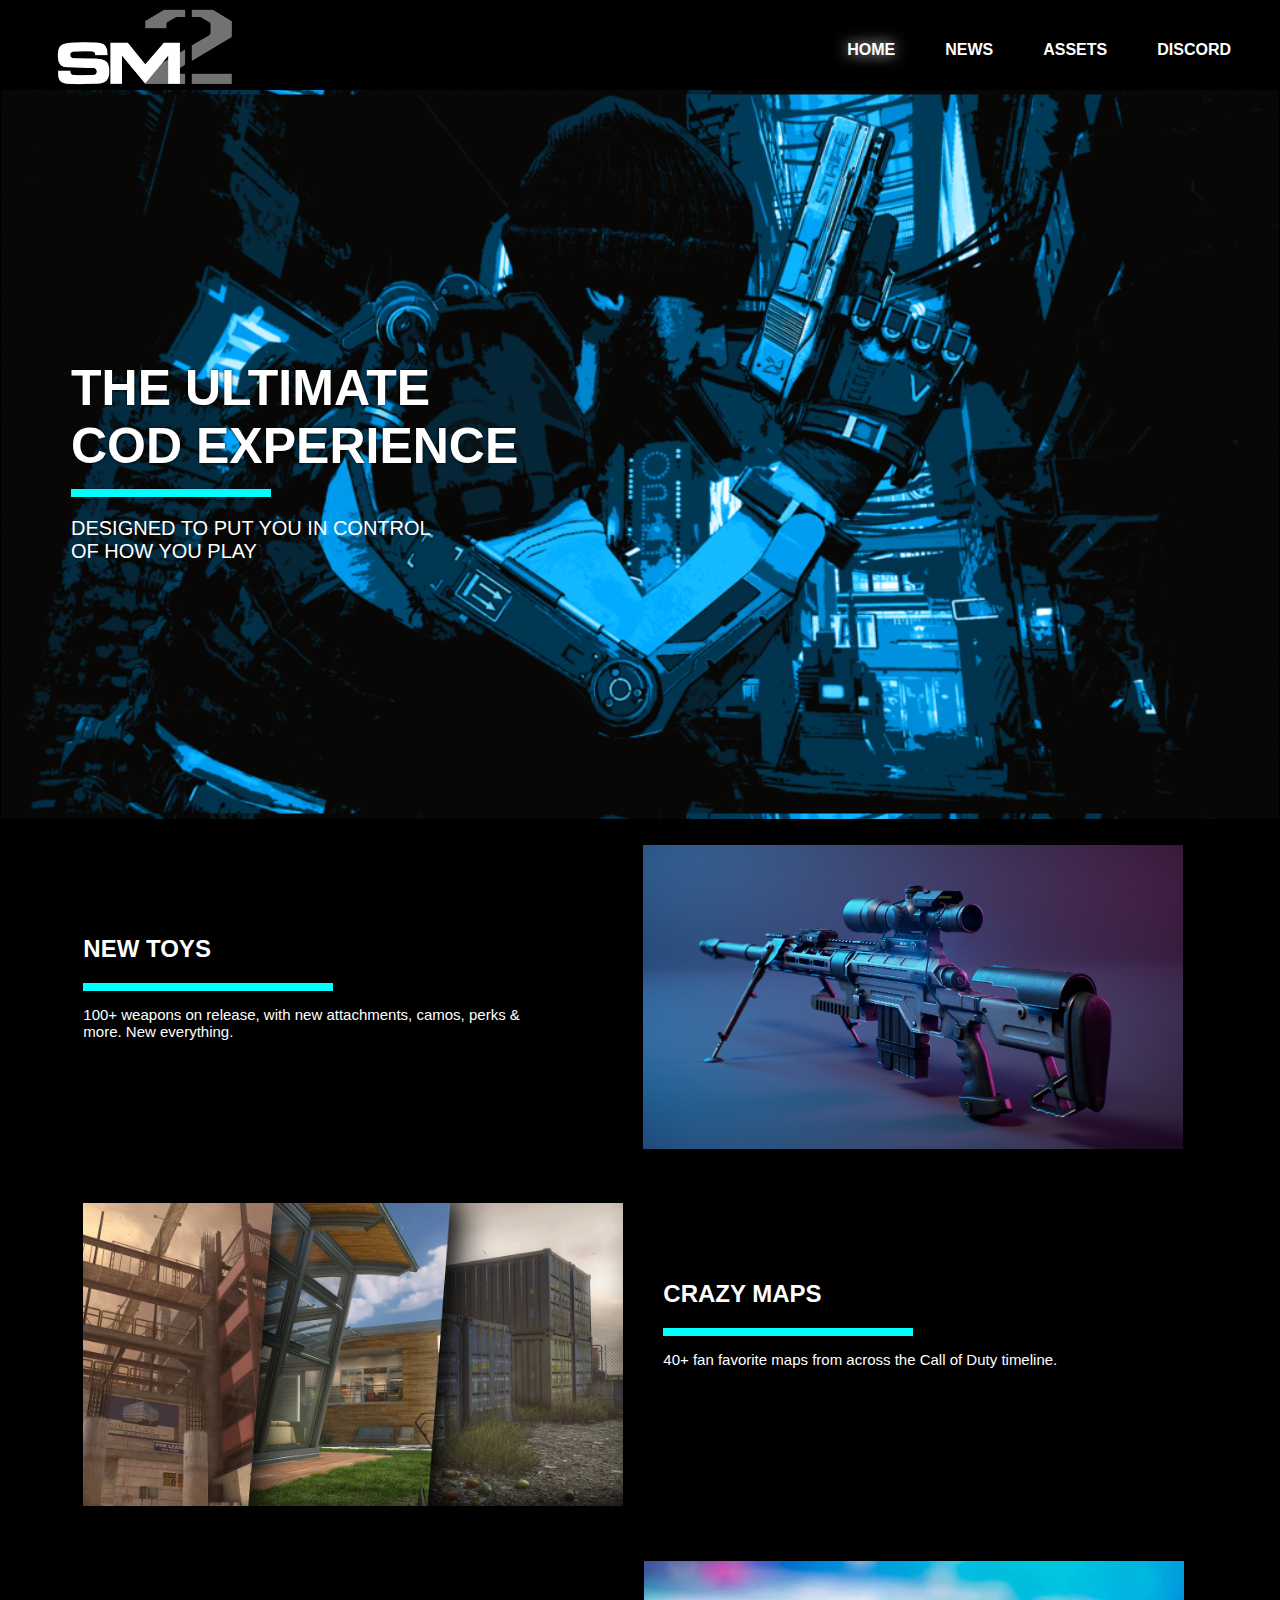
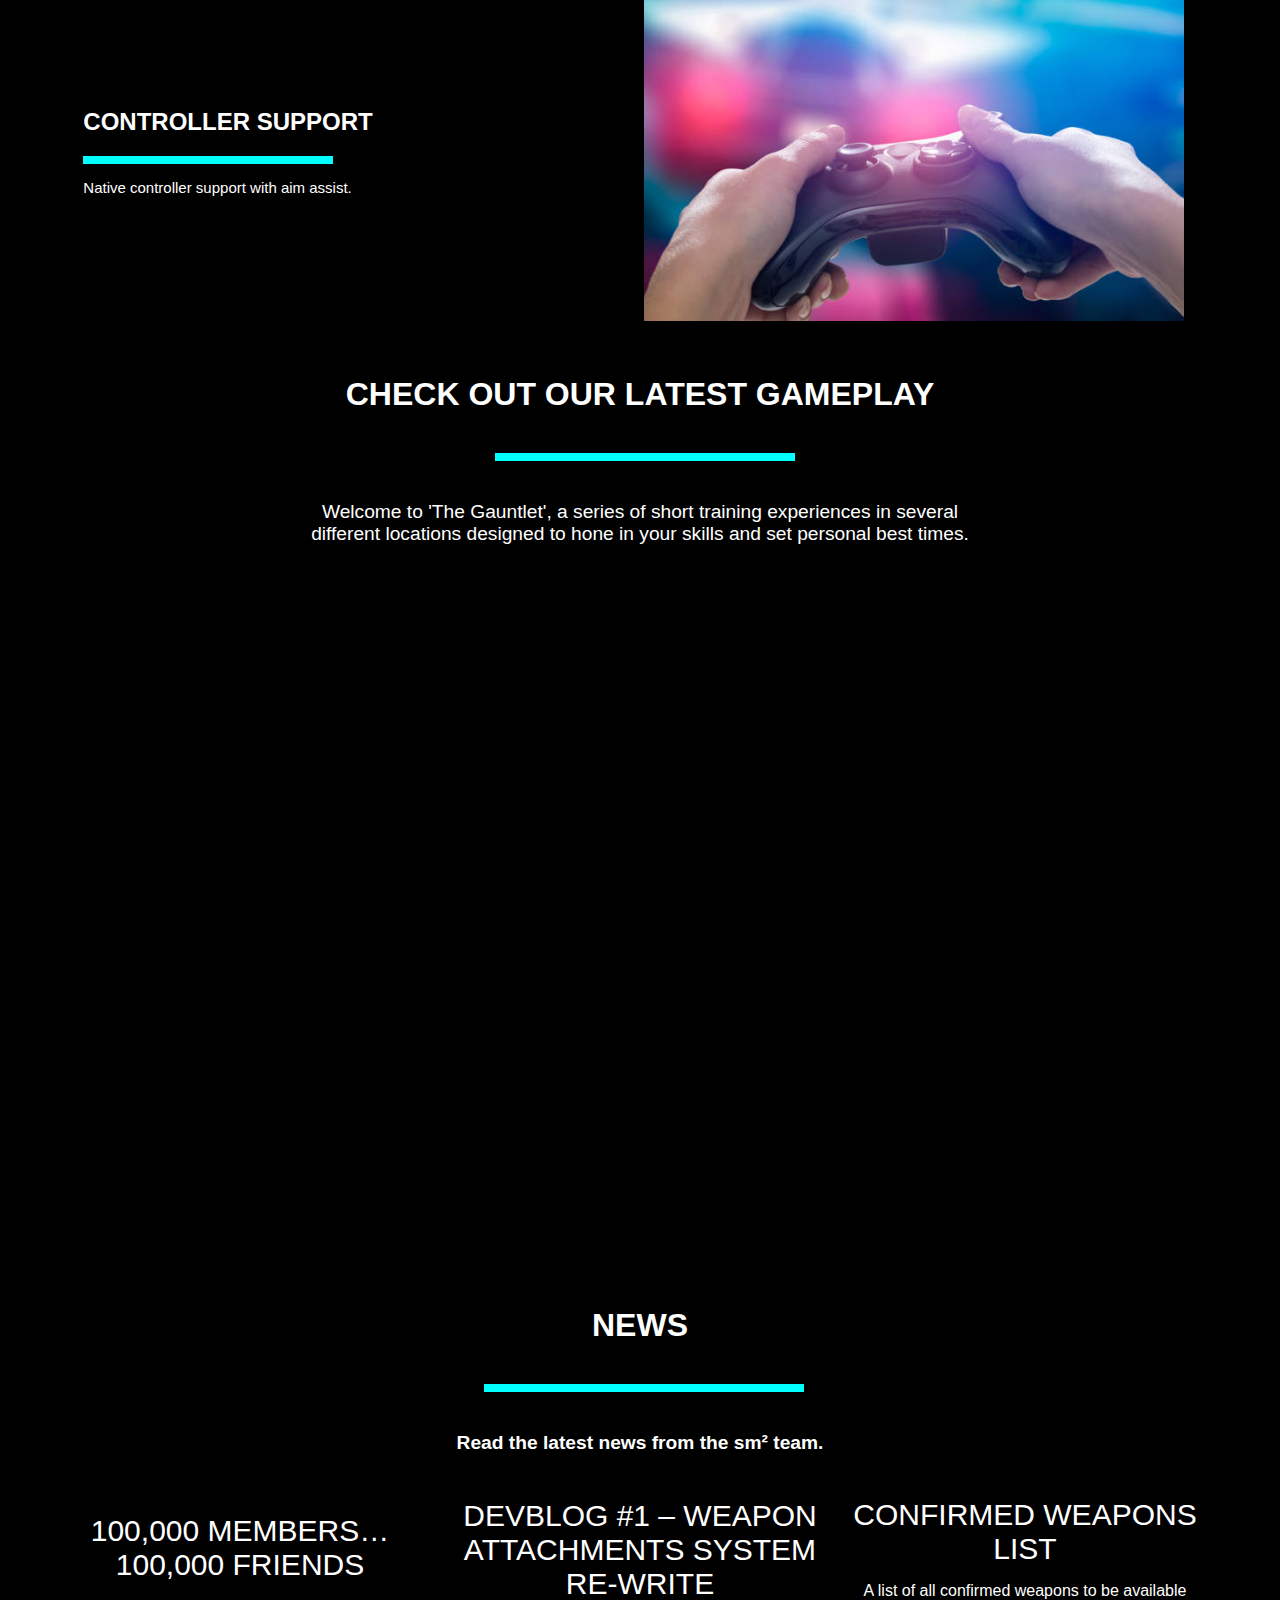
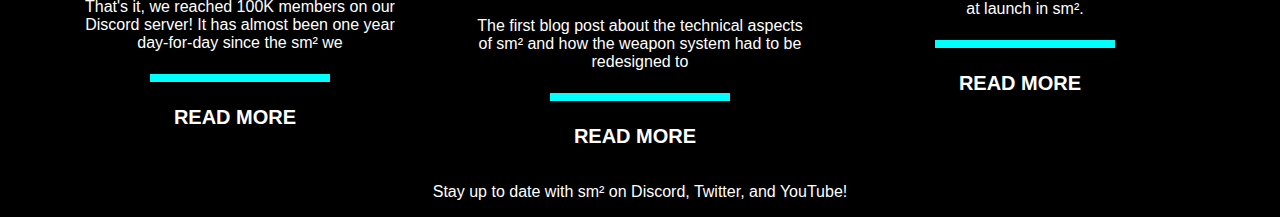
<file: index.html>
<!DOCTYPE html>
<html lang="en">
<head>
    <meta charset="UTF-8">
    <meta http-equiv="X-UA-Compatible" content="IE=edge">
    <meta name="viewport" content="width=device-width, initial-scale=1.0">
    <title>Home - sm²</title>
    <link rel="stylesheet" href="index.css">
    <link rel="icon" href="Images/icon.png">
</head>
<body>
    <nav class="nav-bar">
        <img id="nav-logo" src="Images/menu-logo.png">
        <a class="nav-bar-items" href="https://sm2.gg/discord">DISCORD</a>
        <a class="nav-bar-items" href="assets.html">ASSETS</a>
        <a class="nav-bar-items" href="news.html">NEWS</a>
        <a class="nav-bar-items" style="text-shadow: white 0 0 15px;" href="index.html">HOME</a>
    </nav>
    
<!-- Navigation Bar ^ -->

    <div class="first-pannel">
        <div id="text-align">
        <h1 style="font-weight: bolder; font-size: 50px; text-shadow: 0 0 3px black;">THE ULTIMATE <br>COD EXPERIENCE</h1>
        <div id="blue-line1"></div>
        <p id="p1" style="font-size: 20px;">DESIGNED TO PUT YOU IN CONTROL<br>
         OF HOW YOU PLAY</p>
        </div>
    </div>


    <div id="center-div">

    <div id="new-toys-div">
        <h2 id="new-toys">NEW TOYS</h2>
        <div id="blue-line2"></div>
        <p id="p2">100+ weapons on release, with new attachments, camos, perks &<br> more. New everything.</p>
        <img id="weapons" src="Images/weapons.png">
    </div>

    <div id="crazy-maps-div">
        <img id="maps" src="Images/asset5.jpg">
        <div id="crazy-maps-align">
         <h2 id="crazy-maps">CRAZY MAPS</h2>
         <div id="blue-line3"></div>
         <p id="p3">40+ fan favorite maps from across the Call of Duty timeline.</p>
        </div>
    </div>

    <div id="controller-div">
        <div id="controller-align">
            <h2 id="controller-support">CONTROLLER SUPPORT</h2>
            <div id="blue-line4"></div>
            <p id="p4">Native controller support with aim assist.</p>
        </div>
        <img id="controller" src="Images/controller.png">
    </div>

    <div id="youtube">
        <h1 id="gameplay">CHECK OUT OUR LATEST GAMEPLAY</h1>
        <div id="blue-line5"></div>
        <p id="gameplay-text">Welcome to 'The Gauntlet', a series of short training experiences in several <br> different locations designed to hone in your skills and set personal best times.</p>

        <iframe style="margin-top: 40px;" width="1100" height="619" src="https://www.youtube.com/embed/9gmF1bNURBc" title="YouTube video player" frameborder="0" allow="accelerometer; autoplay; clipboard-write; encrypted-media; gyroscope; picture-in-picture" allowfullscreen></iframe>
    </div>

    <div id="news">
        <h1 id="news-h1">NEWS</h1>
        <div id="blue-line6"></div>
        <p id="news-text">Read the latest news from the sm² team.</p>
    </div>

    <div id="end-div">
        <div id="div-100k">
            <a href="100k.html" class="end-h1">100,000 MEMBERS… <br>100,000 FRIENDS</a>
            <p class="end-text">That's it, we reached 100K members on our <br> Discord server! It has almost been one year <br> day-for-day since the sm² we</p>
            <div class="blue-lines-end"></div>
            <a href="100k.html" class="read-more">READ MORE <i class='fa fa-caret-right' style='color: red;'></i></a>
        </div>
        
        <div id="div-devblog">
            <a href="devblog.html" class="end-h1">DEVBLOG #1 – WEAPON<br>ATTACHMENTS SYSTEM<br>RE-WRITE</a>
            <p class="end-text">The first blog post about the technical aspects<br>of sm² and how the weapon system had to be<br>redesigned to</p>
            <div class="blue-lines-end"></div>
            <a href="devblog.html" class="read-more">READ MORE <i class='fa fa-caret-right' style='color: red;'></i></a>
        </div>

        <div id="div-weapons">
            <a href="weapons.html" class="end-h1">CONFIRMED WEAPONS<br>LIST</a>
            <p class="end-text">A list of all confirmed weapons to be available<br>at launch in sm².</p>
            <div class="blue-lines-end"></div>
            <a href="weapons.html" class="read-more">READ MORE <i class='fa fa-caret-right' style='color: red;'></i></a>
        </div>
        <!-- Last Text -->
        <br><br><br><br>
        <p id="last-text">Stay up to date with sm² on <a class="last-links" href="https://sm2.gg/discord">Discord</a>, <a class="last-links" href="https://sm2.gg/twitter">Twitter</a>, and <a class="last-links" href="https://sm2.gg/youtube">YouTube!</a></p>
    </div>

</div>
</body>
</html>
</file>
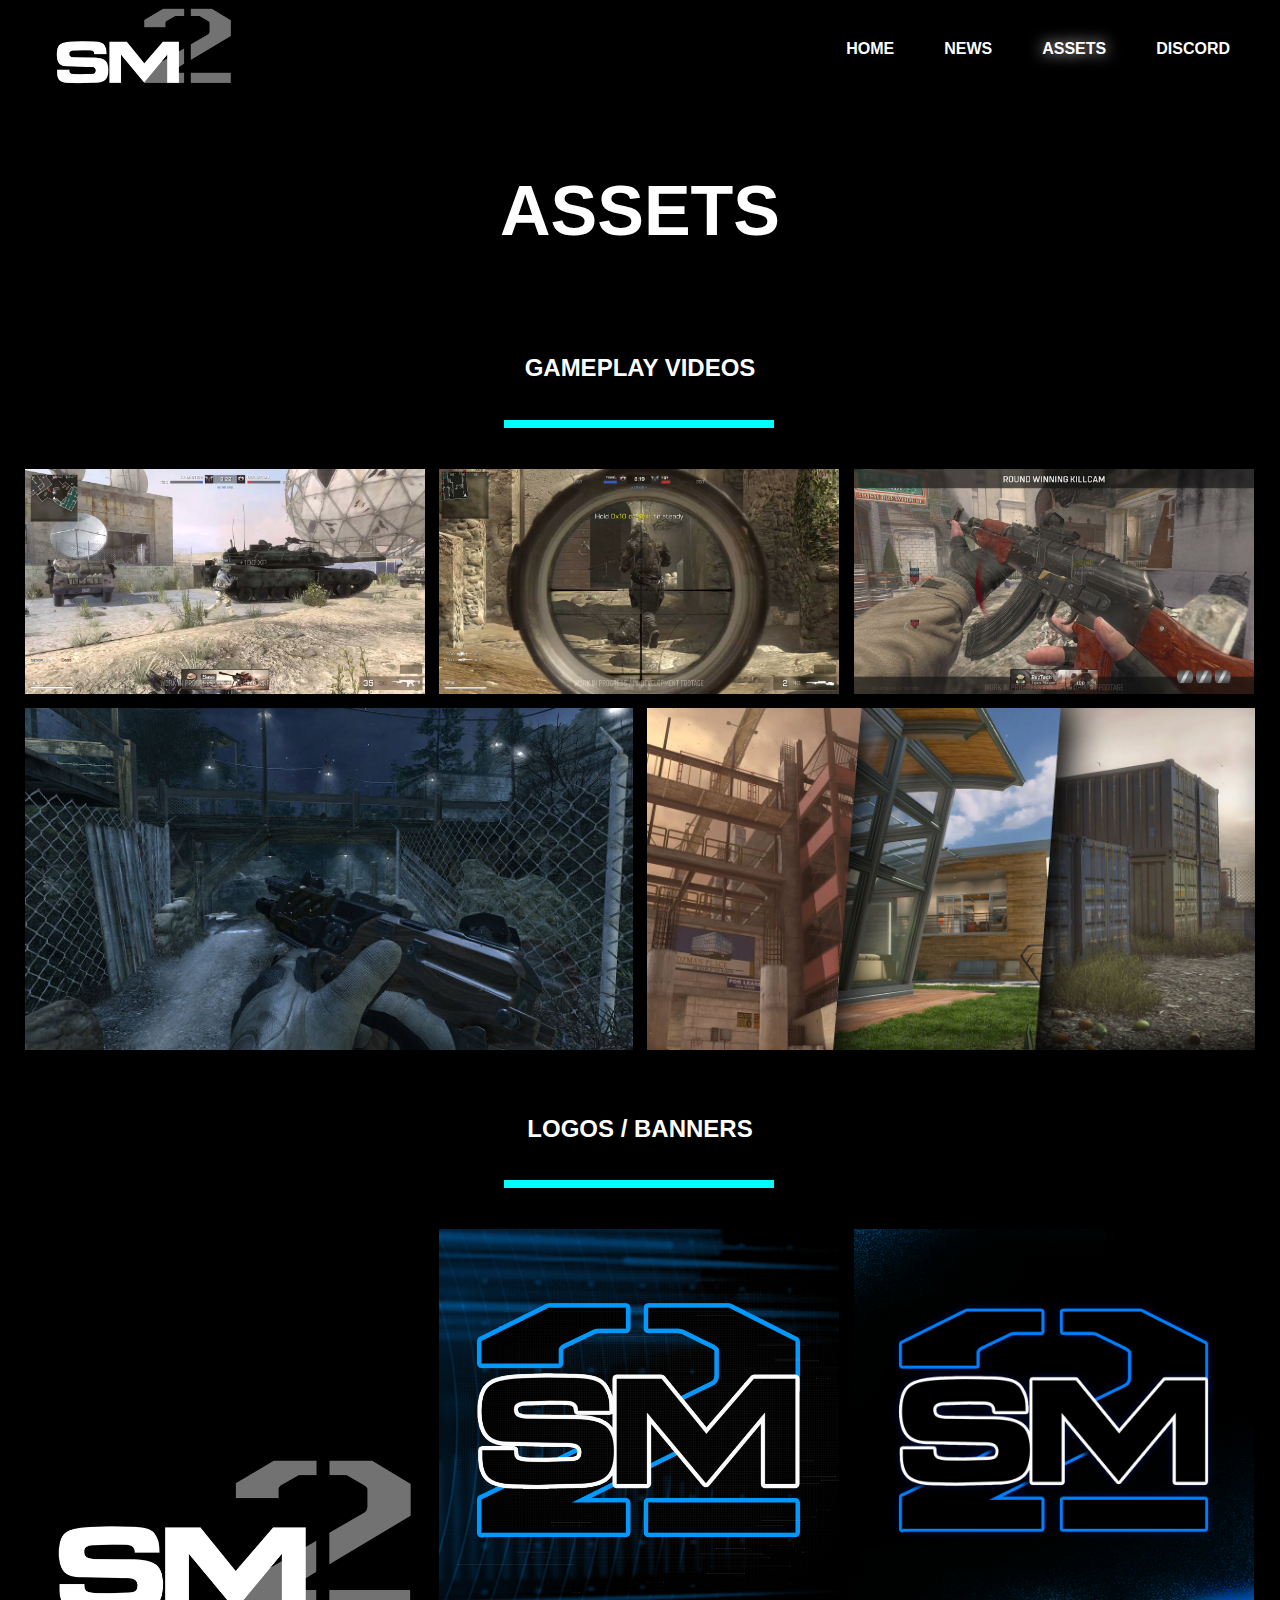
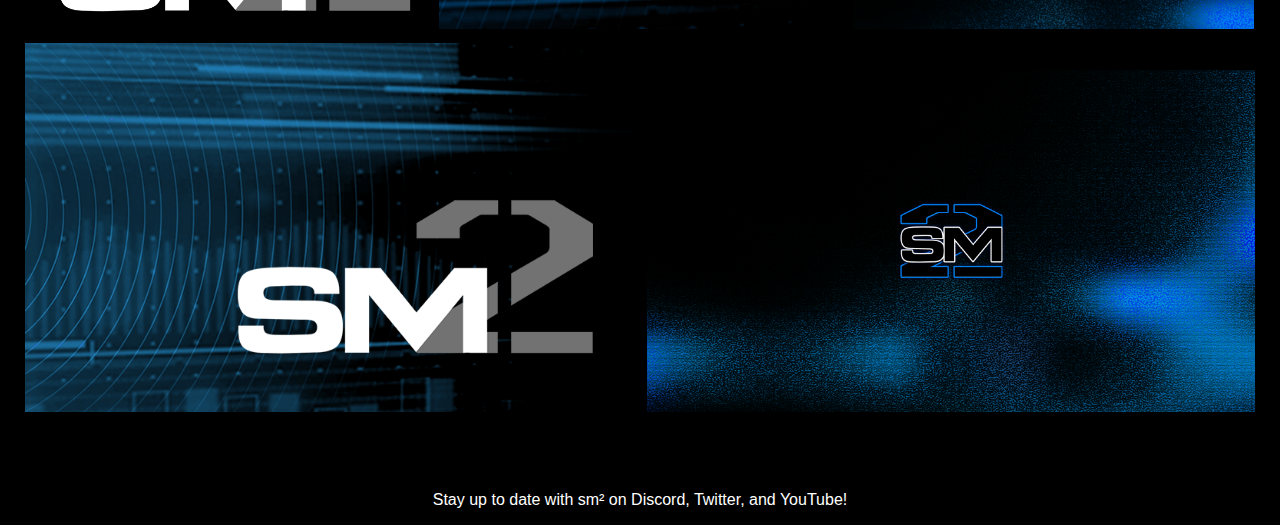
<file: assets.html>
<!DOCTYPE html>
<html lang="en">
<head>
    <meta charset="UTF-8">
    <meta http-equiv="X-UA-Compatible" content="IE=edge">
    <meta name="viewport" content="width=device-width, initial-scale=1.0">
    <title>Assets - sm²</title>
    <link rel="stylesheet" href="news.css">
    <link rel="stylesheet" href="assets.css">
    <link rel="icon" href="Images/icon.png">
</head>
<body>
    <nav class="nav-bar">
        <img id="nav-logo" src="Images/menu-logo.png">
        <a class="nav-bar-items" href="https://sm2.gg/discord">DISCORD</a>
        <a class="nav-bar-items" style="text-shadow: white 0 0 15px;" href="assets.html">ASSETS</a>
        <a class="nav-bar-items" href="news.html">NEWS</a>
        <a class="nav-bar-items" href="index.html">HOME</a>
    </nav>
    
<!-- Navigation Bar ^ -->

<div id="center-div"><br><br>
    <h1 style="font-weight: bolder; font-size: 70px; text-align: center;">ASSETS</h1><br><br>
    <h2 style="font-weight: bold; text-align: center;">GAMEPLAY VIDEOS</h2><br>
    <div class="blue-lines"></div><br><br>
    <a href="https://drive.google.com/u/0/uc?id=1ZGA635tGuHJEQW6S960AC1USgJQ5y_5a&export=download"><img src="Images/asset1.jpg" class="top-images"></a>
    <a href="https://drive.google.com/u/0/uc?id=16M4XzqxaBmmJoiuPsV-1lbmsDiQEr3nN&export=download"><img src="Images/asset2.jpg" class="top-images"></a>
    <a href="https://drive.google.com/u/0/uc?id=106RNTq2muO597p1fbPg1LVYnQxaTI5s8&export=download"><img src="Images/asset3.jpg" class="top-images"></a>
    <div>
     <a href="https://drive.google.com/u/0/uc?id=1LBTilyKYr8OyU7TC2L3QBFEkuWdITD6z&export=download"><img src="Images/asset4.jpg" class="bottom-images"></a>
     <a href="https://drive.google.com/u/0/uc?id=1-qCnLZAknnxCokB4IGLOFwiVVslEl3GC&export=download"><img src="Images/asset5.jpg" class="bottom-images"></a>
    </div><br><br>

    <h2 style="font-weight: bold; text-align: center;">LOGOS / BANNERS</h2><br>
    <div class="blue-lines"></div><br><br>
    <a href="https://sm2.gg/wp-content/uploads/2021/09/sm2_logo_transparent_1_40.png"><img src="Images/asset6.png" class="top-images" style="object-fit: cover;"></a>
    <a href="https://sm2.gg/wp-content/uploads/2021/05/sm2_Logo1.png"><img src="Images/asset7.png" class="top-images"></a>
    <a href="https://sm2.gg/wp-content/uploads/2021/04/Logo.png"><img src="Images/asset8.png" class="top-images"></a>
    <div>
     <a href="https://sm2.gg/wp-content/uploads/2021/05/uie_t7_icon_novariant_bkg_overlays1.png"><img src="Images/asset9.png" class="bottom-images"></a>
     <a href="https://sm2.gg/wp-content/uploads/2021/09/sm2_wallpaper_1080p.png"><img src="Images/asset10.png" class="bottom-images"></a>

 <!-- Last Text -->
 <br><br><br><br>
 <p id="last-text">Stay up to date with sm² on <a class="last-links" href="https://sm2.gg/discord">Discord</a>, <a class="last-links" href="https://sm2.gg/twitter">Twitter</a>, and <a class="last-links" href="https://sm2.gg/youtube">YouTube!</a></p>


</div>
</body>
</html>
</file>
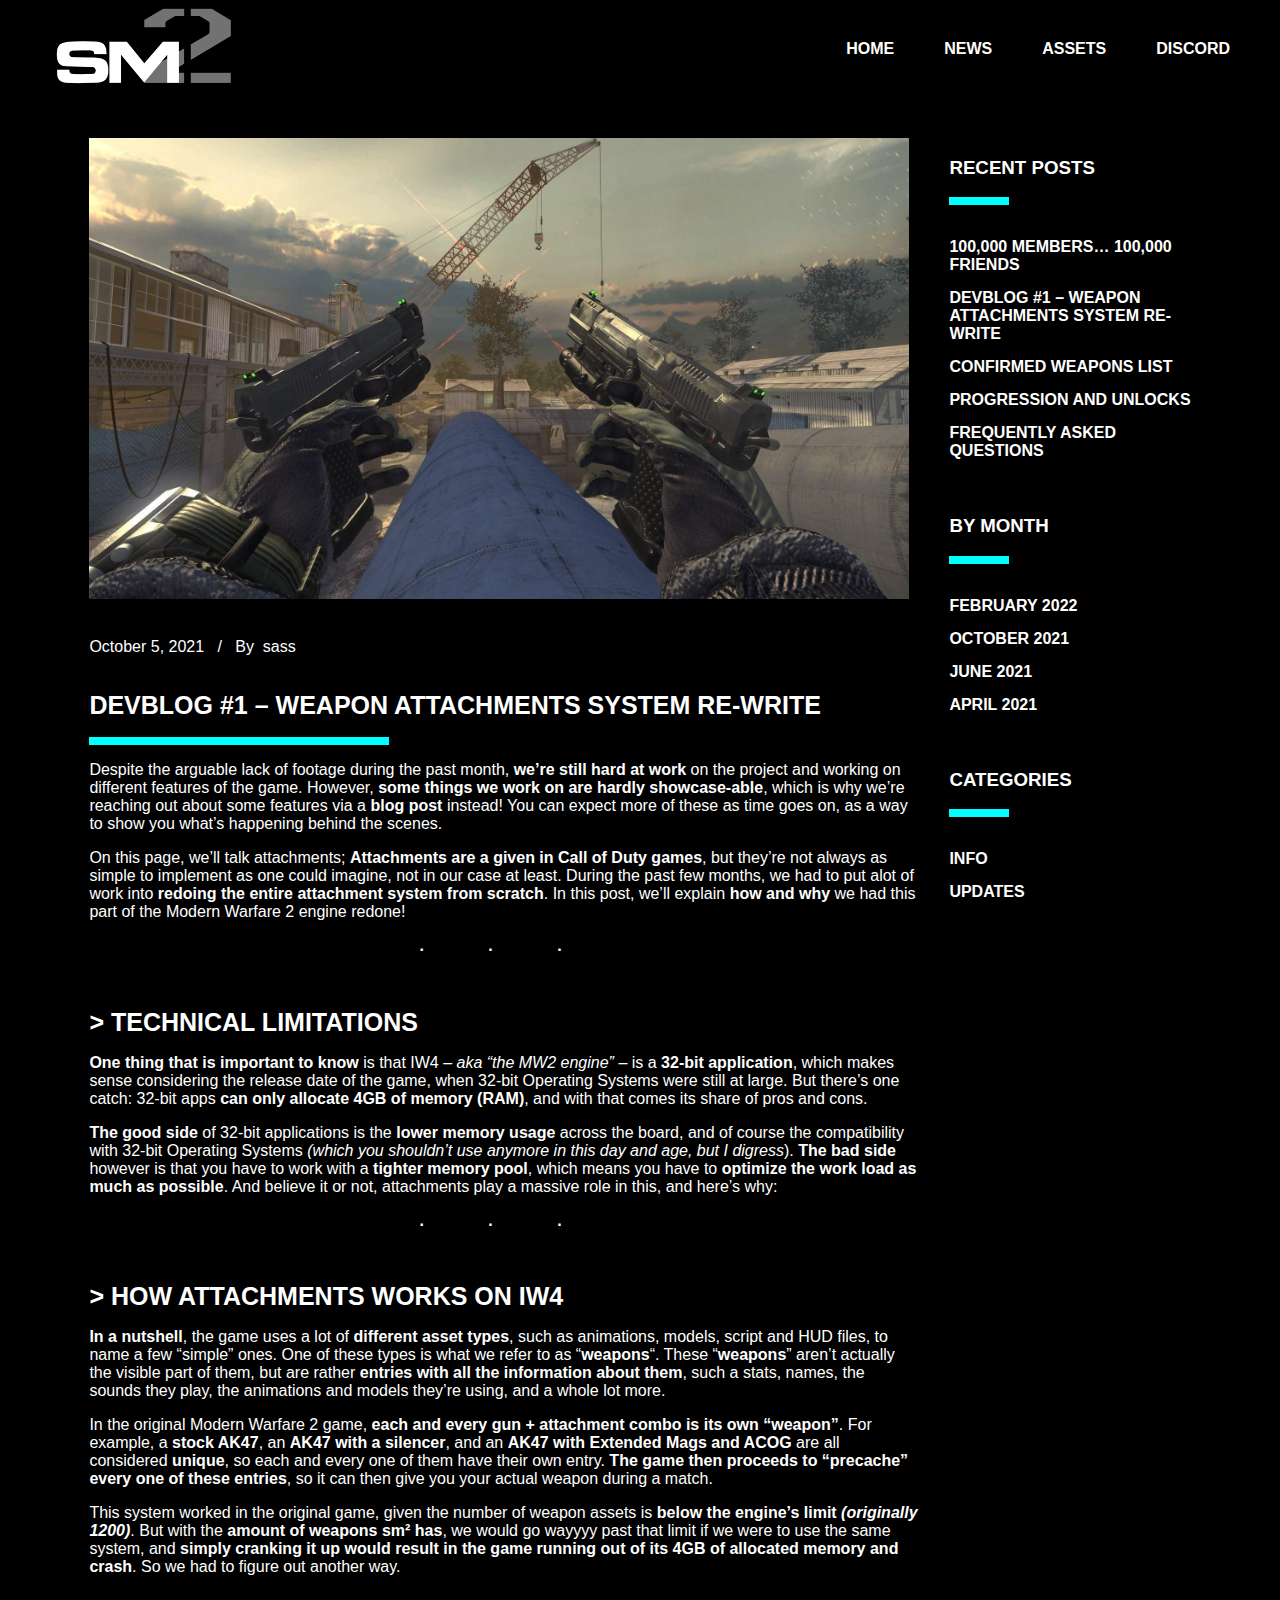
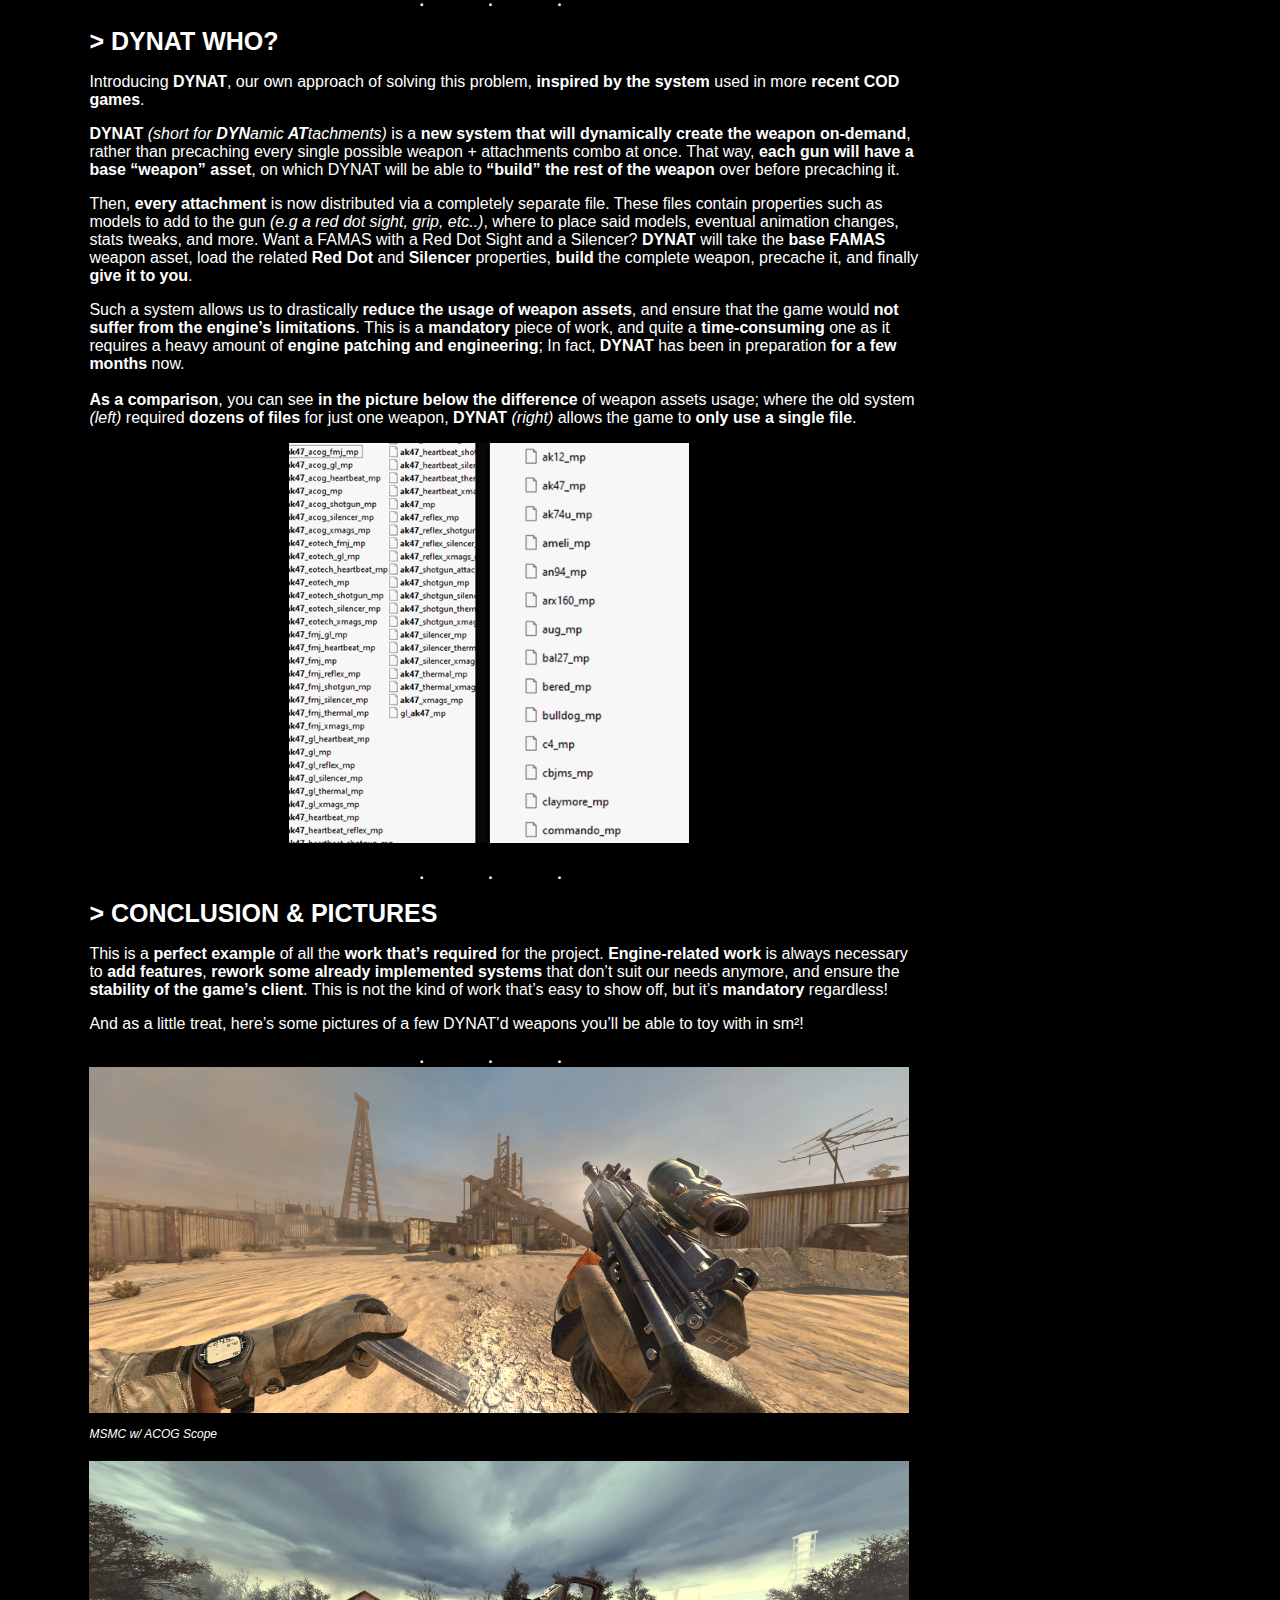
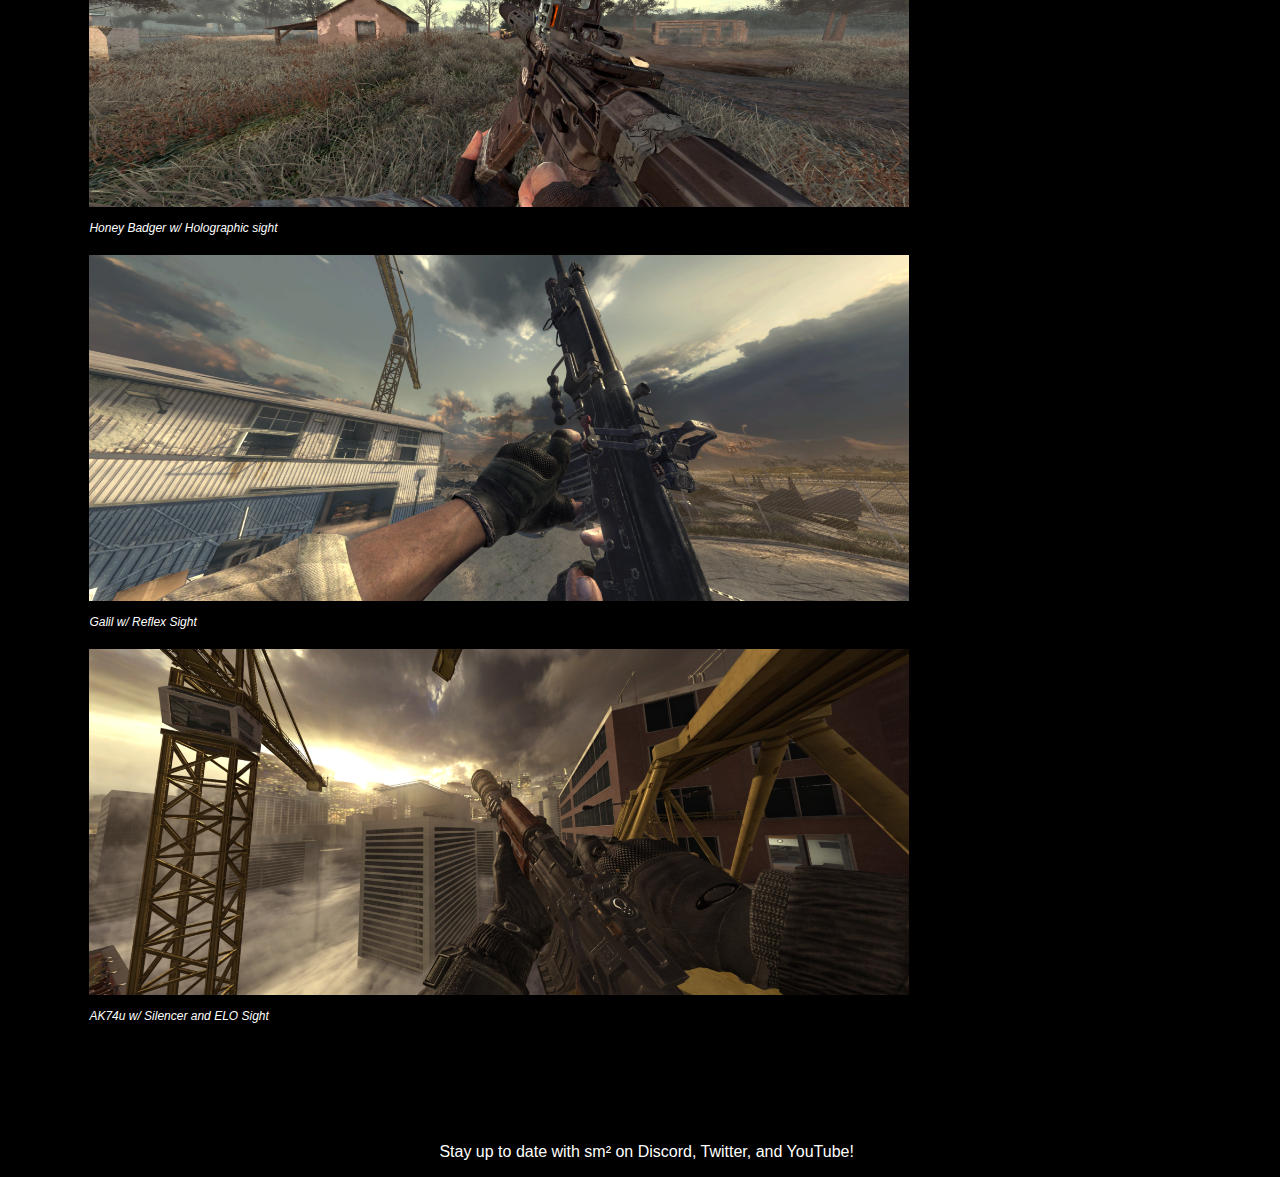
<file: devblog.html>
<!DOCTYPE html>
<html lang="en">
<head>
    <meta charset="UTF-8">
    <meta http-equiv="X-UA-Compatible" content="IE=edge">
    <meta name="viewport" content="width=device-width, initial-scale=1.0">
    <title>DEVBLOG #1 - Weapon attachments system re-write - sm²</title>
    <link rel="stylesheet" href="100k.css">
    <link rel="icon" href="Images/icon.png">
</head>
<body>
    <nav class="nav-bar">
        <img id="nav-logo" src="Images/menu-logo.png">
        <a class="nav-bar-items" href="https://sm2.gg/discord">DISCORD</a>
        <a class="nav-bar-items" href="assets.html">ASSETS</a>
        <a class="nav-bar-items" href="news.html">NEWS</a>
        <a class="nav-bar-items" href="index.html">HOME</a>
    </nav>
    
<!-- Navigation Bar ^ -->

<div id="center-div">
    <div class="left-panel">
        <img src="Images/devblog.jpg" class="images">
        <pre id="date"><a href="https://sm2.gg/2021/10/" class="date-links">October 5, 2021</a>   /   By <a href="https://sm2.gg/author/sass/" class="date-links"> sass</a></pre>
        <h1 class="left-h1" style="font-size: 25px; font-weight: bolder; margin-top: 35px;">DEVBLOG #1 – WEAPON ATTACHMENTS SYSTEM RE-WRITE</h1>
        <div class="left-blue-lines"></div>
        <p>Despite the arguable lack of footage during the past month, <strong>we’re still hard at work</strong> on the project and working on different features of the game. However, <strong>some things we work on are hardly showcase-able</strong>, which is why we’re reaching out about some features via a<strong> blog post</strong> instead! You can expect more of these as time goes on, as a way to show you what’s happening behind the scenes.</p>

        <p>On this page, we’ll talk attachments; <strong>Attachments are a given in Call of Duty games</strong>, but they’re not always as simple to implement as one could imagine, not in our case at least. During the past few months, we had to put alot of work into <strong>redoing the entire attachment system from scratch</strong>. In this post, we’ll explain <strong>how and why</strong> we had this part of the Modern Warfare 2 engine redone!</p>
        <div class="three-dots-align"><p class="three-dots">.</p> <p class="three-dots">.</p> <p class="three-dots">.</p></div>
        <br><br>

        <h1 class="left-h1">> TECHNICAL LIMITATIONS</h1>
        <p><strong>One thing that is important to know</strong> is that IW4 <em>– aka “the MW2 engine” –</em> is a <strong>32-bit application</strong>, which makes sense considering the release date of the game, when 32-bit Operating Systems were still at large. But there’s one catch: 32-bit apps <strong>can only allocate 4GB of memory (RAM)</strong>, and with that comes its share of pros and cons.</p>

        <p><strong>The good side</strong> of 32-bit applications is the<strong> lower memory usage</strong> across the board, and of course the compatibility with 32-bit Operating Systems<em> (which you shouldn’t use anymore in this day and age, but I digress</em>). <strong>The bad side</strong> however is that you have to work with a <strong>tighter memory pool</strong>, which means you have to <strong>optimize the work load as much as possible</strong>. And believe it or not, attachments play a massive role in this, and here’s why:</p>
            <div class="three-dots-align"><p class="three-dots">.</p> <p class="three-dots">.</p> <p class="three-dots">.</p></div>
            <br><br>

            <h1 class="left-h1">> HOW ATTACHMENTS WORKS ON IW4</h1>
            <p><strong>In a nutshell</strong>, the game uses a lot of <strong>different asset types</strong>, such as animations, models, script and HUD files, to name a few “simple” ones. One of these types is what we refer to as “<strong>weapons</strong>“. These “<strong>weapons</strong>” aren’t actually the visible part of them, but are rather <strong>entries with all the information about them</strong>, such a stats, names, the sounds they play, the animations and models they’re using, and a whole lot more.</p>

            <p>In the original Modern Warfare 2 game, <strong>each and every gun + attachment combo is its own “weapon”</strong>. For example, a <strong>stock AK47</strong>, an <strong>AK47 with a silencer</strong>, and an <strong>AK47 with Extended Mags and ACOG</strong> are all considered <strong>unique</strong>, so each and every one of them have their own entry. <strong>The game then proceeds to “precache” every one of these entries</strong>, so it can then give you your actual weapon during a match.</p>

            <p>This system worked in the original game, given the number of weapon assets is <strong>below the engine’s limit <em>(originally 1200)</em></strong>. But with the <strong>amount of weapons sm² has</strong>, we would go wayyyy past that limit if we were to use the same system, and <strong>simply cranking it up would result in the game running out of its 4GB of allocated memory and crash</strong>. So we had to figure out another way.</p>
            <div class="three-dots-align"><p class="three-dots">.</p> <p class="three-dots">.</p> <p class="three-dots">.</p></div>

            <h1 class="left-h1">> DYNAT WHO?</h1>
            <p>Introducing <strong>DYNAT</strong>, our own approach of solving this problem, <strong>inspired by the system </strong>used in more <strong>recent COD games</strong>.</p>

            <p><strong>DYNAT</strong><em> (short for <strong>DYN</strong>amic<strong> AT</strong>tachments)</em> is a <strong>new system that will dynamically create the weapon on-demand</strong>, rather than precaching every single possible weapon + attachments combo at once. That way, <strong>each gun will have a base “weapon” asset</strong>, on which DYNAT will be able to <strong>“build” the rest of the weapon</strong> over before precaching it.</p>

            <p>Then, <strong>every attachment</strong> is now distributed via a completely separate file. These files contain properties such as models to add to the gun <em>(e.g a red dot sight, grip, etc..)</em>, where to place said models, eventual animation changes, stats tweaks, and more. Want a FAMAS with a Red Dot Sight and a Silencer? <strong>DYNAT </strong>will take the <strong>base FAMAS</strong> weapon asset, load the related <strong>Red Dot </strong>and <strong>Silencer </strong>properties, <strong>build </strong>the complete weapon, precache it, and finally<strong> give it to you</strong>.</p>

            <p>Such a system allows us to drastically <strong>reduce the usage of weapon assets</strong>, and ensure that the game would <strong>not suffer from the engine’s limitations</strong>. This is a <strong>mandatory </strong>piece of work, and quite a<strong> time-consuming </strong>one as it requires a heavy amount of <strong>engine patching and engineering</strong>; In fact, <strong>DYNAT </strong>has been in preparation<strong> for a few months</strong> now.<br><br><strong>As a comparison</strong>, you can see <strong>in the picture below the difference</strong> of weapon assets usage; where the old system <em>(left)</em> required <strong>dozens of files</strong> for just one weapon, <strong>DYNAT </strong><em>(right)</em> allows the game to <strong>only use a single file</strong>.</p>

            <img src="Images/devblog1.png" class="images" style="width: 400px; margin-left: 200px;"><br><br>
            <div class="three-dots-align"><p class="three-dots">.</p> <p class="three-dots">.</p> <p class="three-dots">.</p></div>

            <h1 class="left-h1">> CONCLUSION & PICTURES</h1>
            <p>This is a <strong>perfect example</strong> of all the <strong>work that’s required</strong> for the project. <strong>Engine-related work</strong> is always necessary to <strong>add features</strong>, <strong>rework some already implemented systems</strong> that don’t suit our needs anymore, and ensure the <strong>stability of the game’s client</strong>. This is not the kind of work that’s easy to show off, but it’s <strong>mandatory </strong>regardless!</p>

            <p>And as a little treat, here’s some pictures of a few DYNAT’d weapons you’ll be able to toy with in sm²!</p>
            <div class="three-dots-align"><p class="three-dots">.</p> <p class="three-dots">.</p> <p class="three-dots">.</p></div>

            <img src="Images/devblog2.png" class="images">
            <figcaption class="caption"><em>MSMC w/ ACOG Scope</em></figcaption>

            <img src="Images/devblog3.png" class="images">
            <figcaption class="caption"><em>Honey Badger w/ Holographic sight</em></figcaption>

            <img src="Images/devblog4.png" class="images">
            <figcaption class="caption"><em>Galil w/ Reflex Sight</em></figcaption>

            <img src="Images/devblog5.png" class="images">
            <figcaption class="caption"><em>AK74u w/ Silencer and ELO Sight</em></figcaption>
     <!-- Last Text -->
     <p id="last-text">Stay up to date with sm² on <a class="last-links" href="https://sm2.gg/discord">Discord</a>, <a class="last-links" href="https://sm2.gg/twitter">Twitter</a>, and <a class="last-links" href="https://sm2.gg/youtube">YouTube!</a></p>

            
    </div>

    <div class="right-panel">
        <h3 class="right-h3">RECENT POSTS</h3>
        <div class="blue-lines"></div><br>
        <a href="100k.html" class="links">100,000 MEMBERS… 100,000<br> FRIENDS</a>
        <a href="devblog.html" class="links">DEVBLOG #1 – WEAPON<br> ATTACHMENTS SYSTEM RE-<br>WRITE</a>
        <a href="weapons.html" class="links">CONFIRMED WEAPONS LIST</a>
        <a href="https://sm2.gg/progression-and-unlocks/" class="links">PROGRESSION AND UNLOCKS</a>
        <a href="https://sm2.gg/faq/" class="links">FREQUENTLY ASKED<br> QUESTIONS</a><br><br>
        
        <h3 class="right-h3">BY MONTH</h3>
        <div class="blue-lines"></div><br>
        <a href="https://sm2.gg/2022/02/" class="links">FEBRUARY 2022</a>
        <a href="https://sm2.gg/2021/10/" class="links">OCTOBER 2021</a>
        <a href="https://sm2.gg/2021/06/" class="links">JUNE 2021</a>
        <a href="https://sm2.gg/2021/04/" class="links">APRIL 2021</a><br><br>

        <h3 class="right-h3">CATEGORIES</h3>
        <div class="blue-lines"></div><br>
        <a href="https://sm2.gg/category/info/" class="links">INFO</a>
        <a href="https://sm2.gg/category/updates/" class="links">UPDATES</a>
    </div>

    
</div>

</body>
</html>
</file>
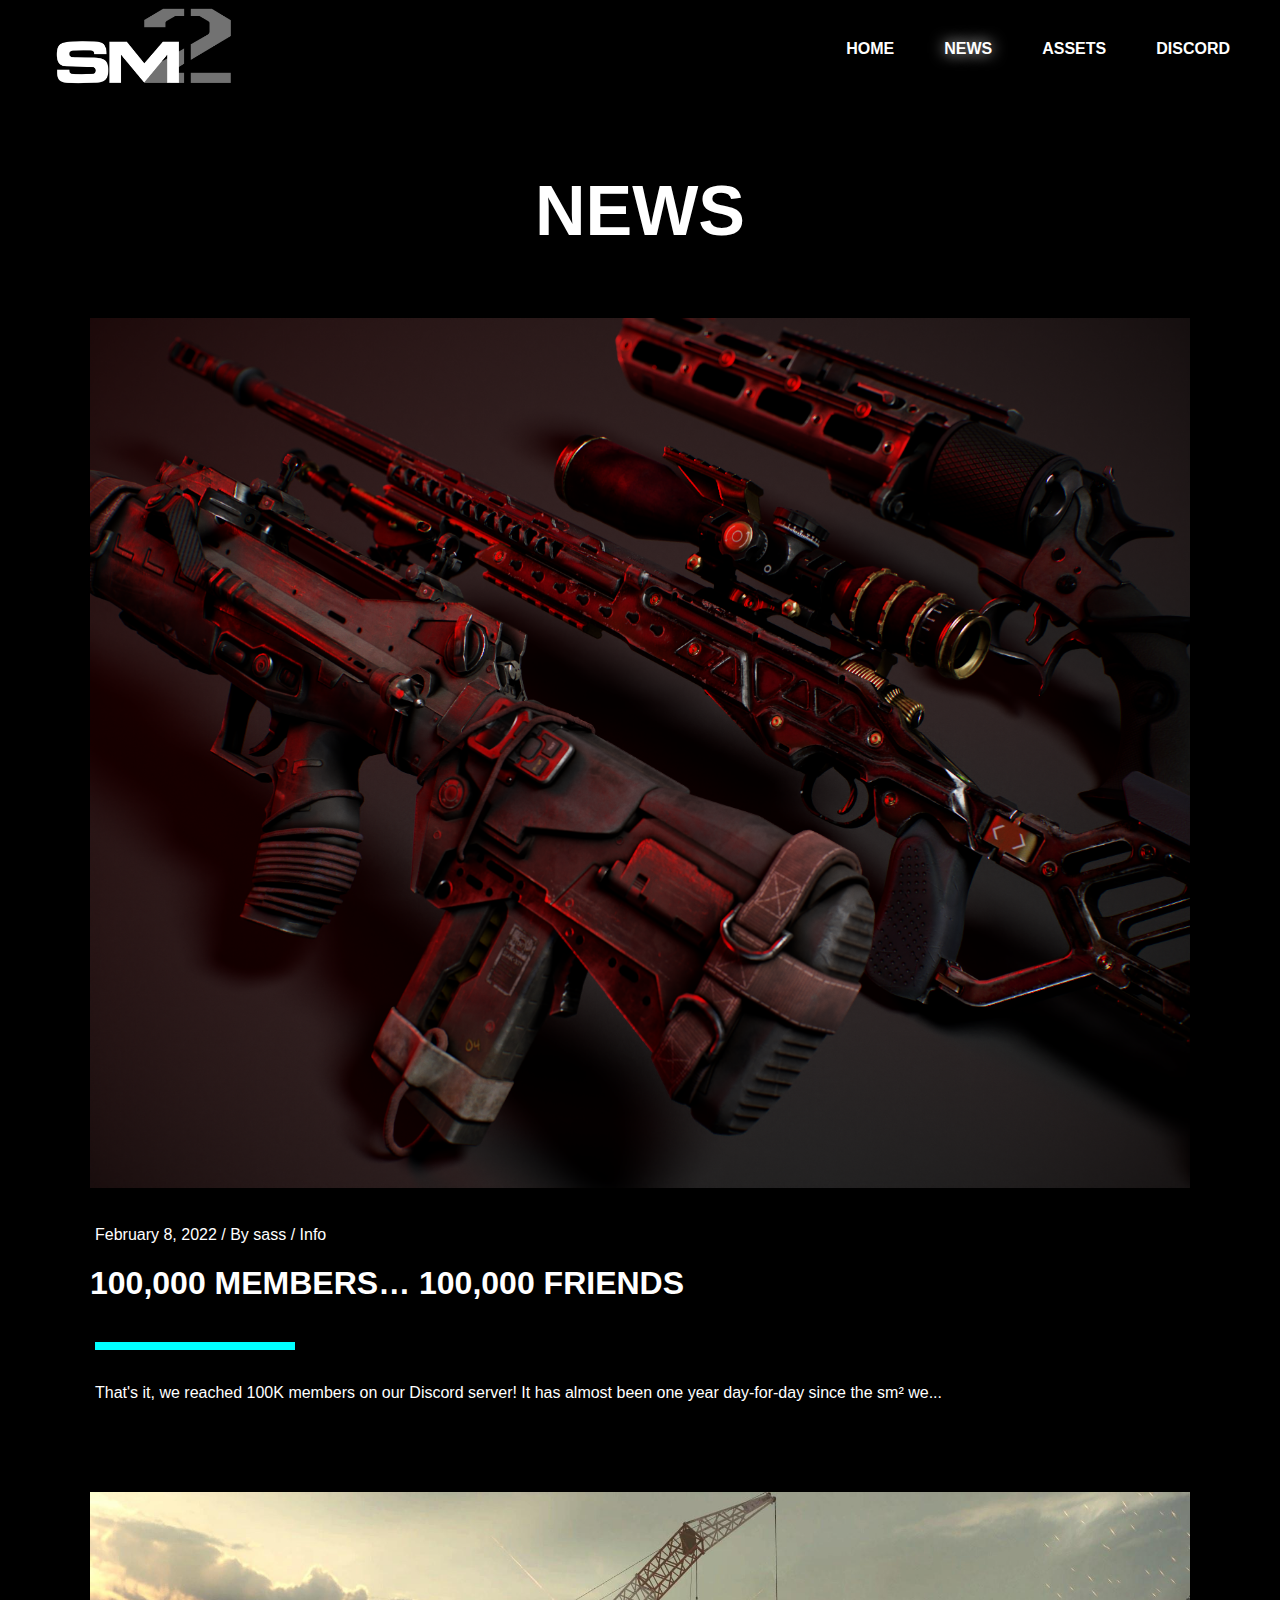
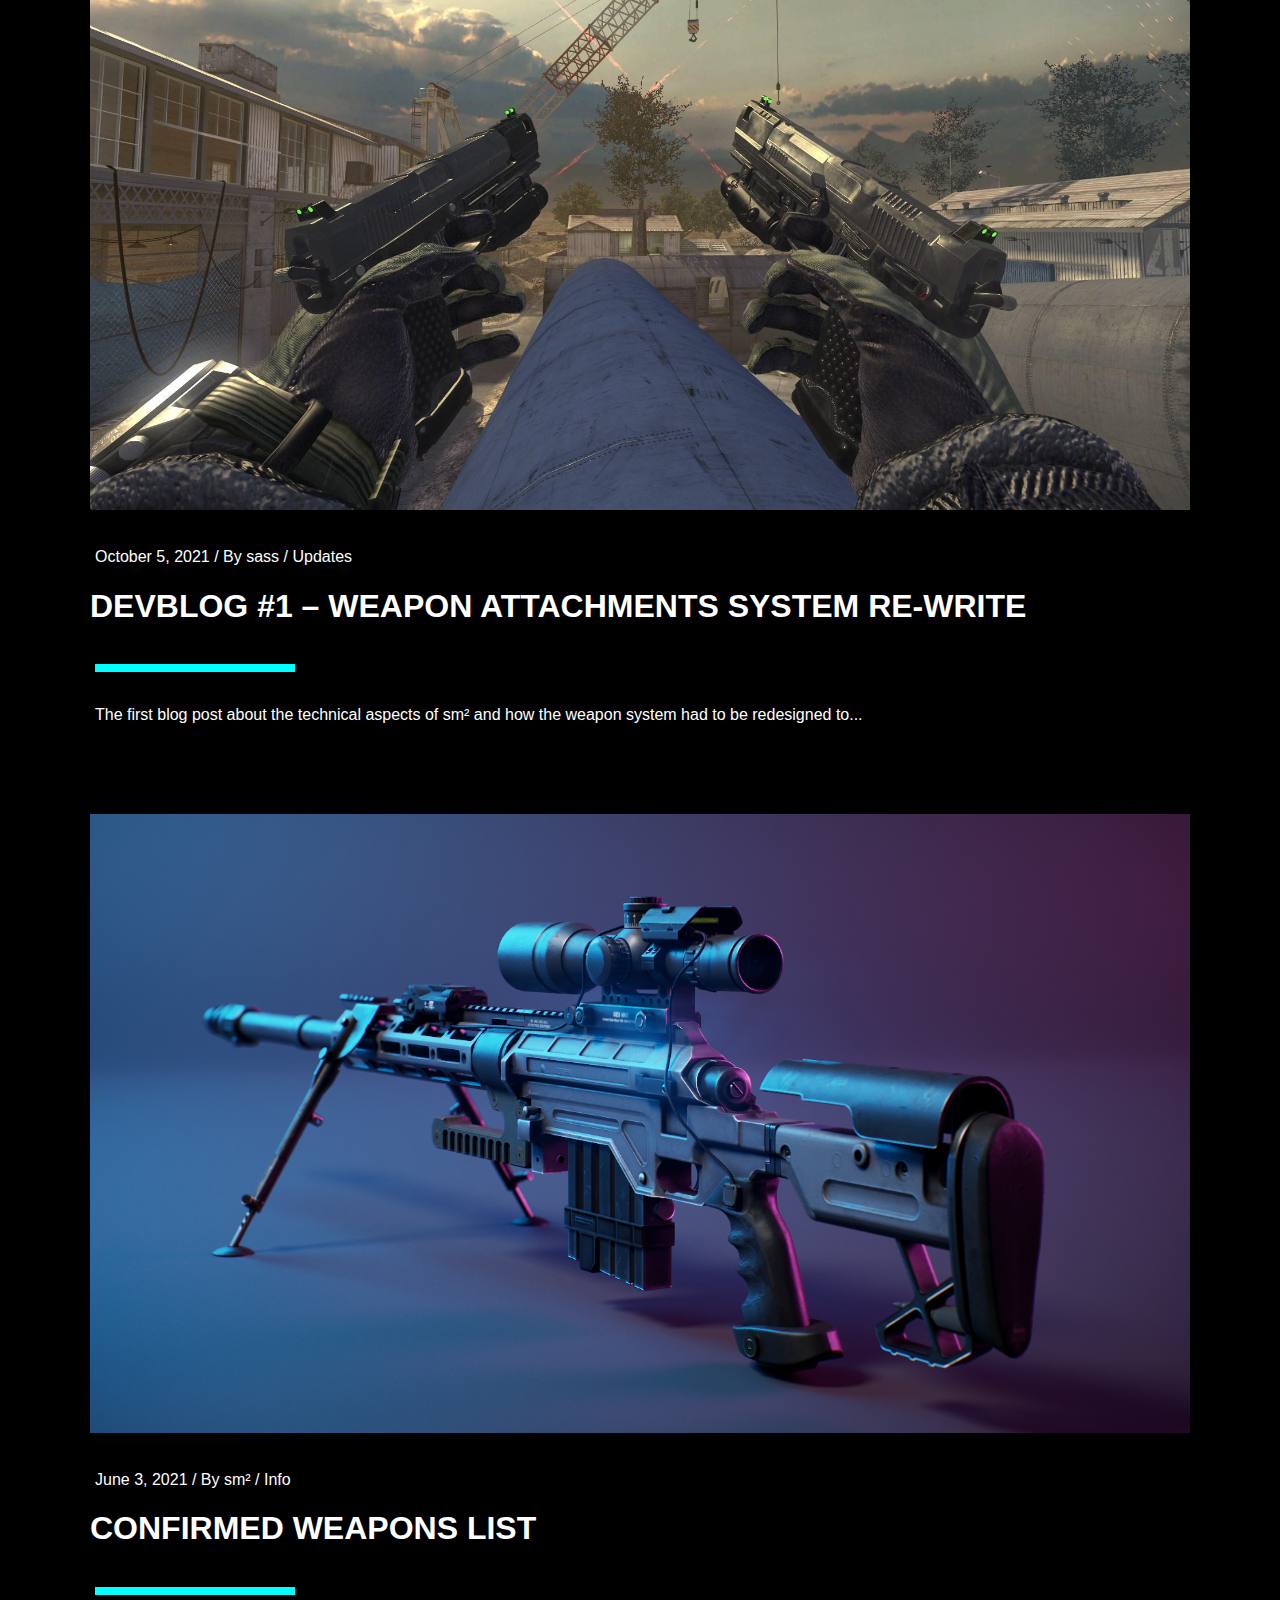
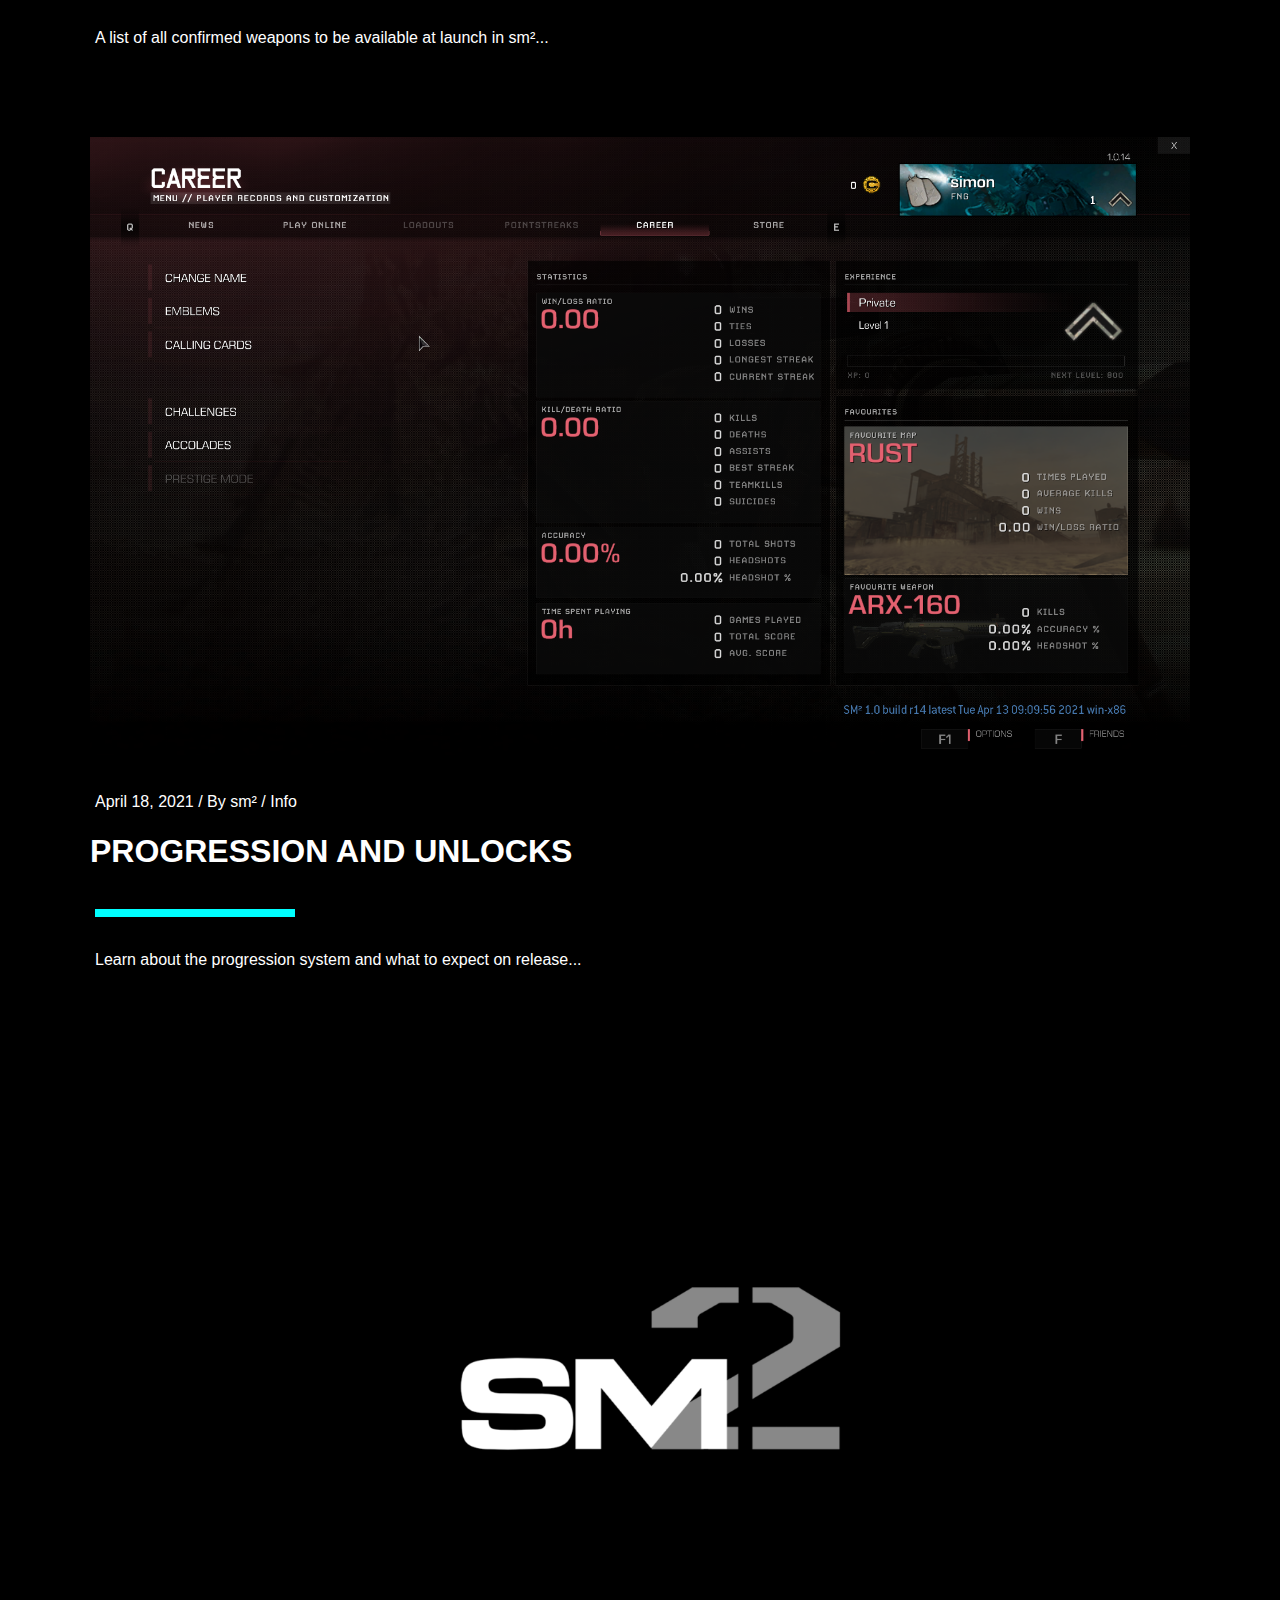
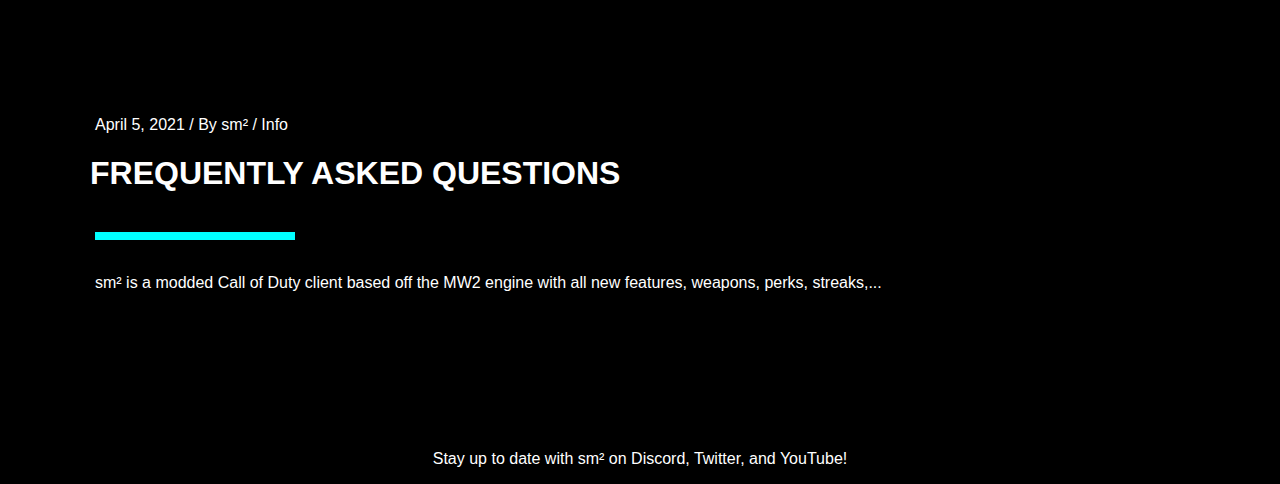
<file: news.html>
<!DOCTYPE html>
<html lang="en">
<head>
    <meta charset="UTF-8">
    <meta http-equiv="X-UA-Compatible" content="IE=edge">
    <meta name="viewport" content="width=device-width, initial-scale=1.0">
    <title>News - sm²</title>
    <link rel="stylesheet" href="news.css">
    <link rel="icon" href="Images/icon.png">
</head>
<body>
    <nav class="nav-bar">
        <img id="nav-logo" src="Images/menu-logo.png">
        <a class="nav-bar-items" href="https://sm2.gg/discord">DISCORD</a>
        <a class="nav-bar-items" href="assets.html">ASSETS</a>
        <a class="nav-bar-items" style="text-shadow: white 0 0 15px;" href="news.html">NEWS</a>
        <a class="nav-bar-items" href="index.html">HOME</a>
    </nav>
    
<!-- Navigation Bar ^ -->

<div id="center-div"><br><br>
    <h1 style="font-weight: bolder; font-size: 70px; text-align: center;">NEWS</h1>
    <a href="100k.html"><img class="images" src="Images/discord.png"></a><br><br>
    <p class="dates"><a href="https://sm2.gg/2022/02/" class="date-links">February 8, 2022</a> / By <a class="date-links" href="https://sm2.gg/author/sass/"> sass</a> / <a href="https://sm2.gg/category/info/" class="date-links"> Info</a></p>
    <a href="100k.html" class="titles"><h1 class="titles">100,000 MEMBERS… 100,000 FRIENDS</h1></a><br>
    <div class="blue-lines"></div><br>
    <p class="description">That's it, we reached 100K members on our Discord server! It has almost been one year day-for-day since the sm² we...</p><br><br><br>

    <a href="devblog.html"><img class="images" src="Images/devblog.jpg"></a><br><br>
    <p class="dates"><a href="https://sm2.gg/2021/10/" class="date-links">October 5, 2021</a> / By <a class="date-links" href="https://sm2.gg/author/sass/"> sass</a> / <a href="https://sm2.gg/category/updates/" class="date-links"> Updates</a></p>
    <a href="devblog.html" class="titles"><h1 class="titles">DEVBLOG #1 – WEAPON ATTACHMENTS SYSTEM RE-WRITE</h1></a><br>
    <div class="blue-lines"></div><br>
    <p class="description">The first blog post about the technical aspects of sm² and how the weapon system had to be redesigned to...</p><br><br><br>

    <a href="weapons.html"><img class="images" src="Images/weapons.png"></a><br><br>
    <p class="dates"><a href="https://sm2.gg/2021/06/" class="date-links">June 3, 2021</a> / By <a class="date-links" href="https://sm2.gg/author/sm2/"> sm²</a> / <a href="https://sm2.gg/category/info/" class="date-links"> Info</a></p>
    <a href="weapons.html" class="titles"><h1 class="titles">CONFIRMED WEAPONS LIST</h1></a><br>
    <div class="blue-lines"></div><br>
    <p class="description">A list of all confirmed weapons to be available at launch in sm²...</p><br><br><br>

    <a href="100k.html"><img class="images" src="Images/progression.png"></a><br><br>
    <p class="dates"><a href="https://sm2.gg/2021/06/" class="date-links">April 18, 2021</a> / By <a class="date-links" href="https://sm2.gg/author/sm2/"> sm²</a> / <a href="https://sm2.gg/category/info/" class="date-links"> Info</a></p>
    <a href="100k.html" class="titles"><h1 class="titles">PROGRESSION AND UNLOCKS</h1></a><br>
    <div class="blue-lines"></div><br>
    <p class="description">Learn about the progression system and what to expect on release...</p><br><br><br>

    <a href="100k.html"><img class="images" src="Images/big-logo.png"></a><br><br>
    <p class="dates"><a href="https://sm2.gg/2021/06/" class="date-links">April 5, 2021</a> / By <a class="date-links" href="https://sm2.gg/author/sm2/"> sm²</a> / <a href="https://sm2.gg/category/info/" class="date-links"> Info</a></p>
    <a href="100k.html" class="titles"><h1 class="titles">FREQUENTLY ASKED QUESTIONS</h1></a><br>
    <div class="blue-lines"></div><br>
    <p class="description">sm² is a modded Call of Duty client based off the MW2 engine with all new features, weapons, perks, streaks,...</p><br><br><br>

 <!-- Last Text -->
<br><br><br><br>
<p id="last-text">Stay up to date with sm² on <a class="last-links" href="https://sm2.gg/discord">Discord</a>, <a class="last-links" href="https://sm2.gg/twitter">Twitter</a>, and <a class="last-links" href="https://sm2.gg/youtube">YouTube!</a></p>
    
</div>
</body>
</html>
</file>
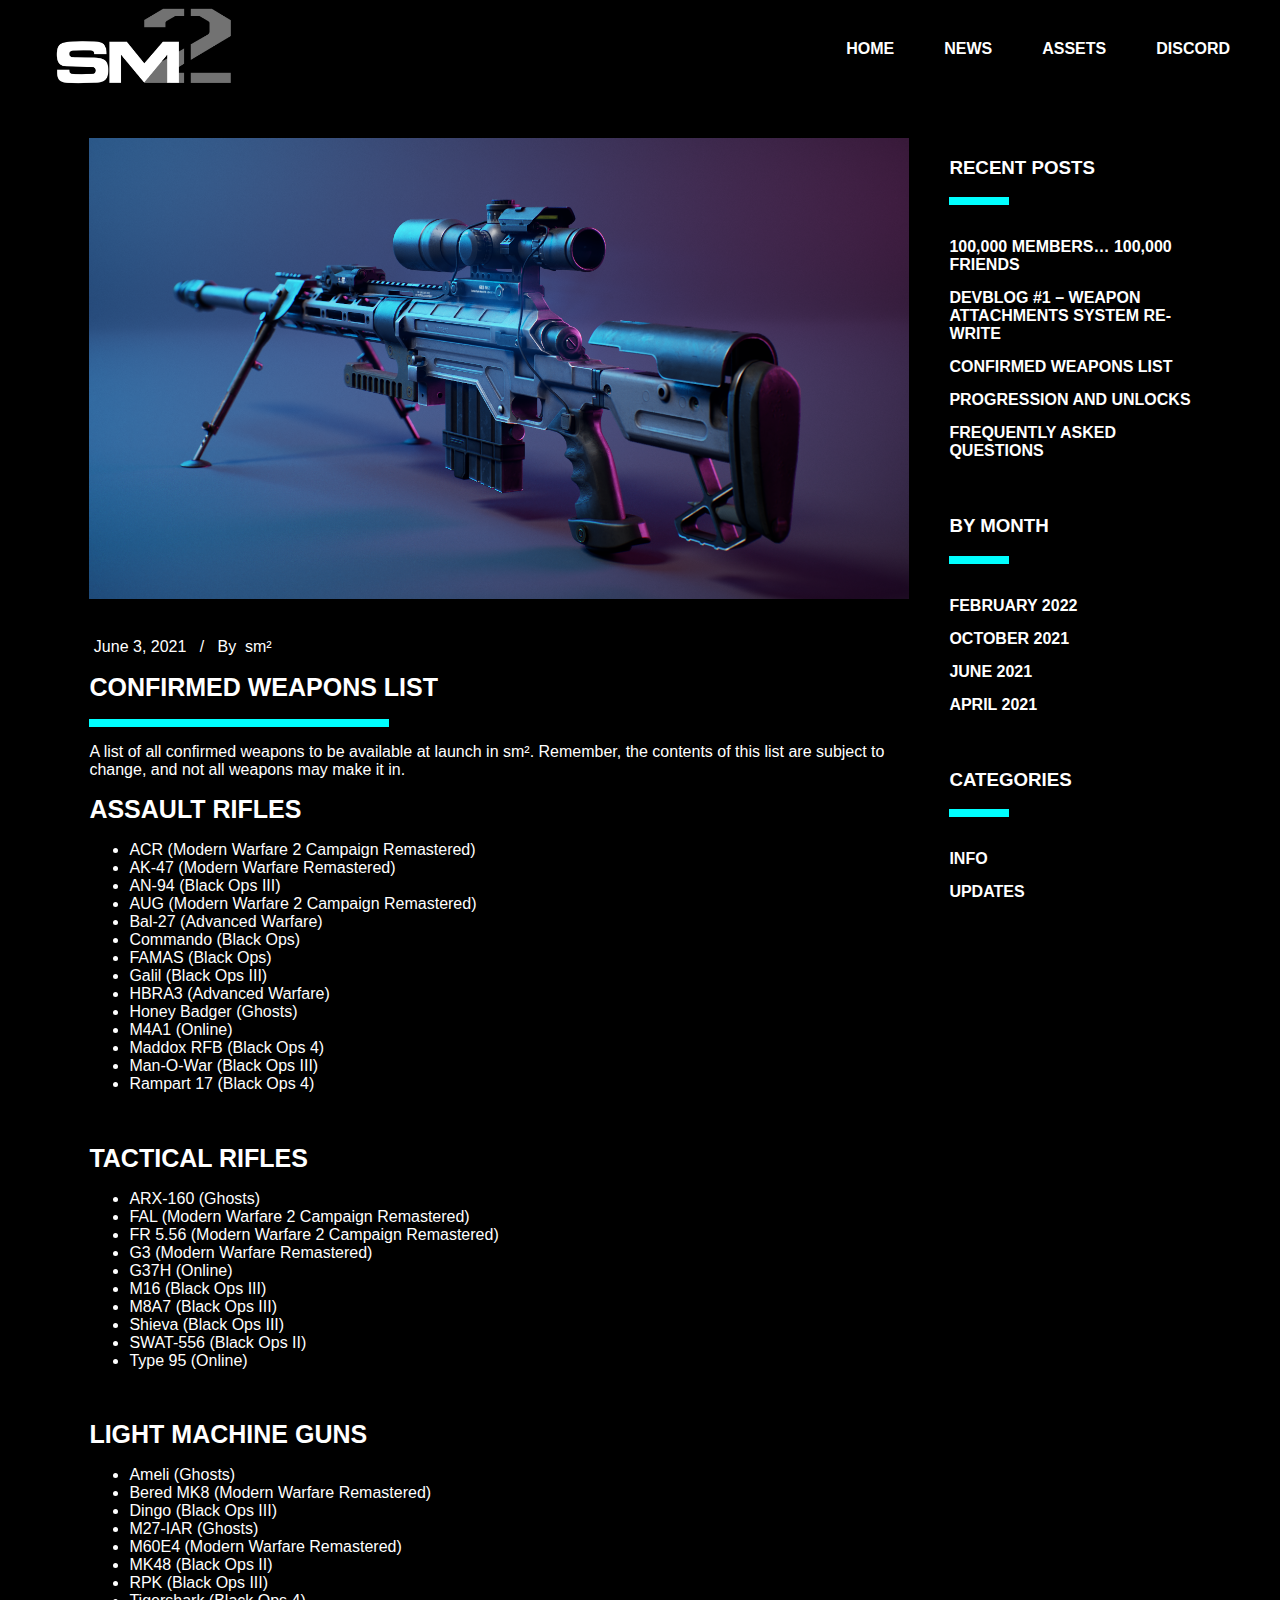
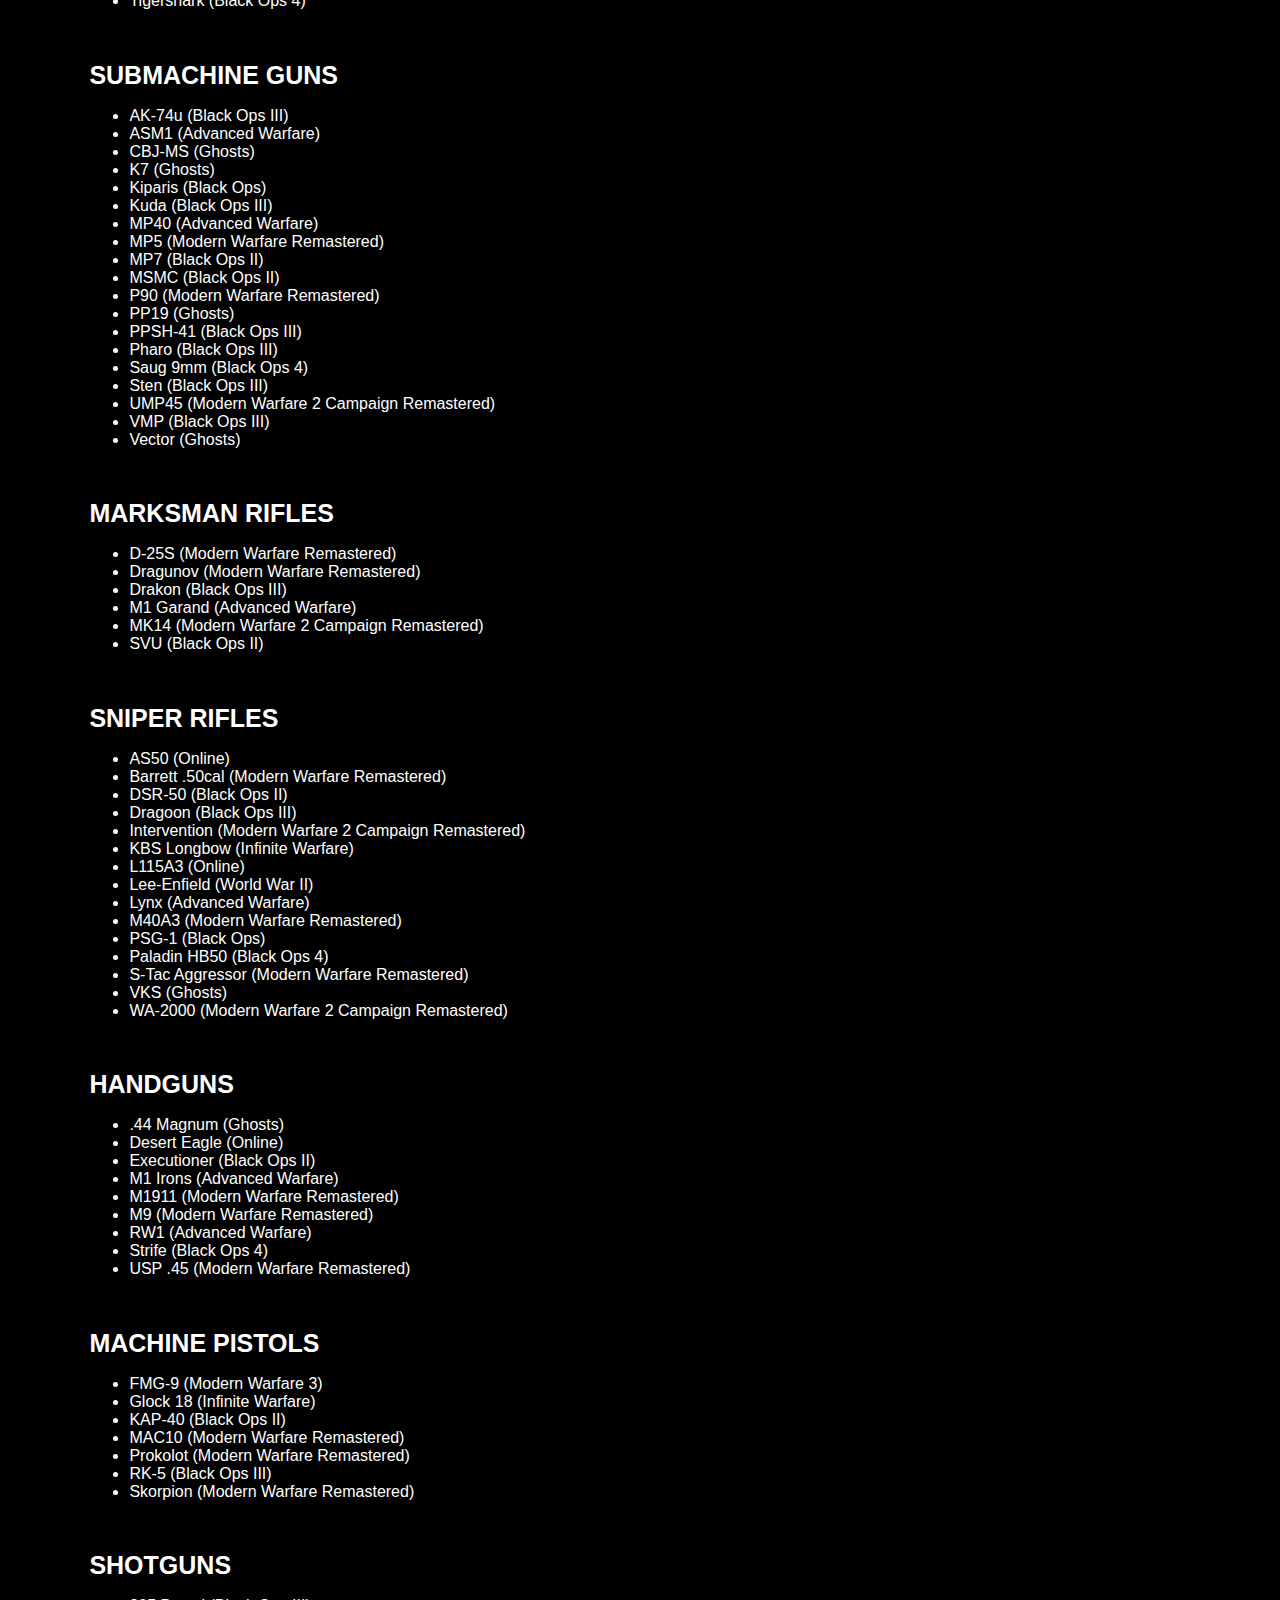
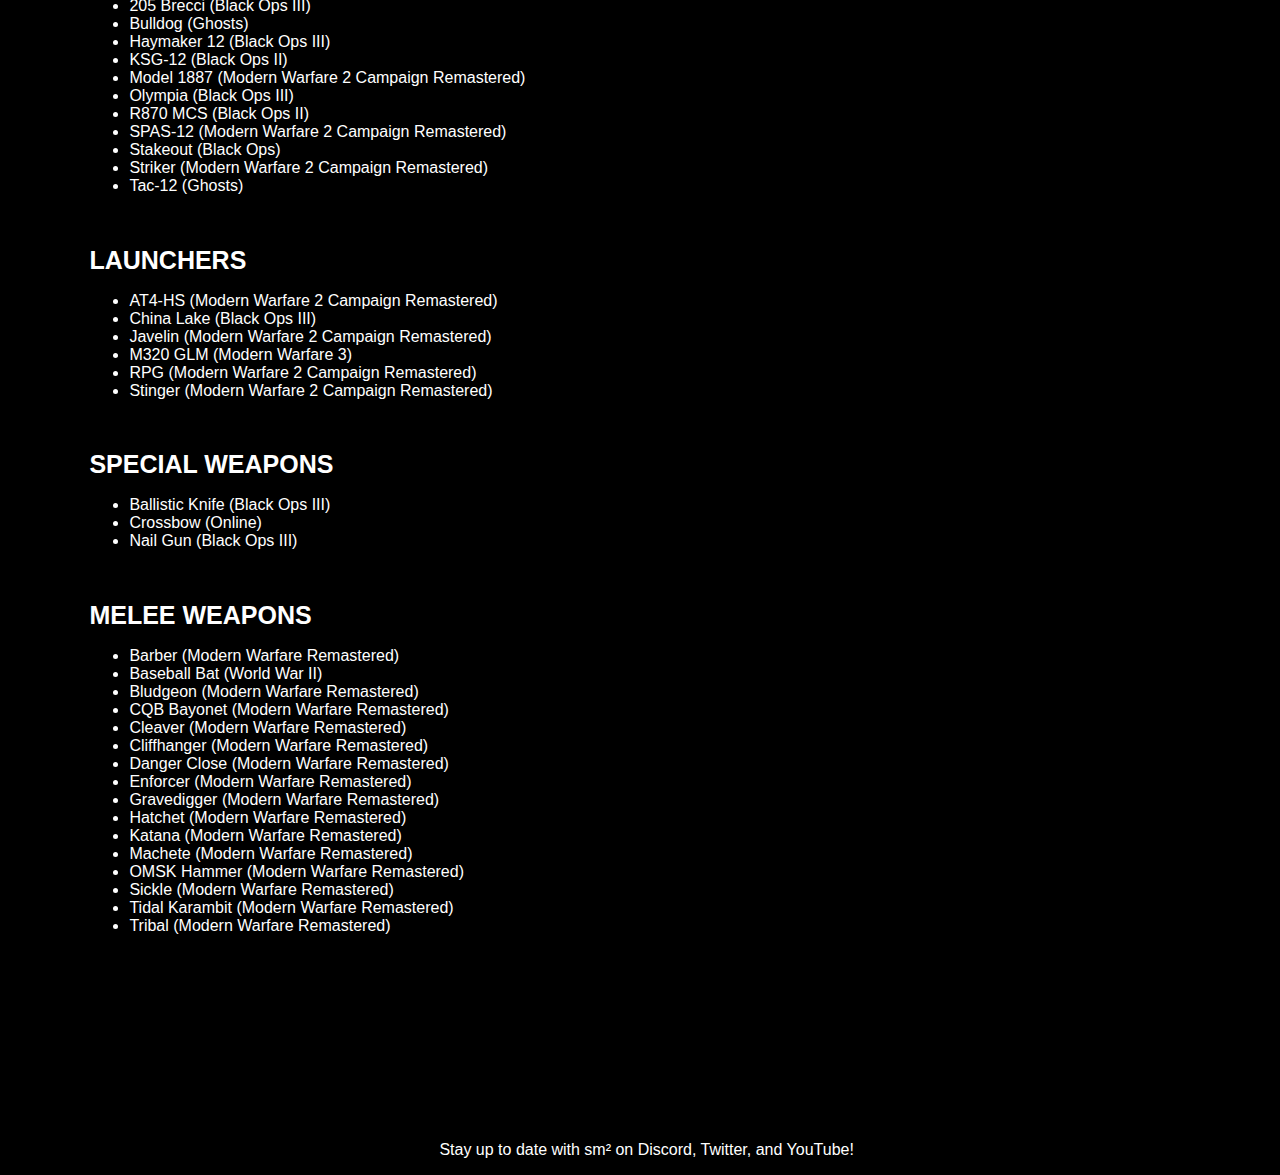
<file: weapons.html>
<!DOCTYPE html>
<html lang="en">
<head>
    <meta charset="UTF-8">
    <meta http-equiv="X-UA-Compatible" content="IE=edge">
    <meta name="viewport" content="width=device-width, initial-scale=1.0">
    <title>Confirmed Weapons List - sm²</title>
    <link rel="stylesheet" href="100k.css">
    <link rel="icon" href="Images/icon.png">
</head>
<body>
    <nav class="nav-bar">
        <img id="nav-logo" src="Images/menu-logo.png">
        <a class="nav-bar-items" href="https://sm2.gg/discord">DISCORD</a>
        <a class="nav-bar-items" href="assets.html">ASSETS</a>
        <a class="nav-bar-items" href="news.html">NEWS</a>
        <a class="nav-bar-items" href="index.html">HOME</a>
    </nav>
    
<!-- Navigation Bar ^ -->

<div id="center-div">
    <div class="left-panel">
        <img src="Images/weapons.png" class="images">
        <pre id="date"><a href="https://sm2.gg/2021/06/" class="date-links"> June 3, 2021</a>   /   By <a href="https://sm2.gg/author/sm2/" class="date-links"> sm²</a></pre>
        <h1 class="left-h1">CONFIRMED WEAPONS LIST</h1>
        <div class="left-blue-lines"></div>
        <p>A list of all confirmed weapons to be available at launch in sm². Remember, the contents of this list are subject to change, and not all weapons may make it in.</p>

        <h1 class="left-h1">ASSAULT RIFLES</h1>
        <ul>
            <li>ACR (Modern Warfare 2 Campaign Remastered)</li>
            <li>AK-47 (Modern Warfare Remastered)</li>
            <li>AN-94 (Black Ops III)</li>
            <li>AUG (Modern Warfare 2 Campaign Remastered)</li>
            <li>Bal-27 (Advanced Warfare)</li>
            <li>Commando (Black Ops)</li>
            <li>FAMAS (Black Ops)</li>
            <li>Galil (Black Ops III)</li>
            <li>HBRA3 (Advanced Warfare)</li>
            <li>Honey Badger (Ghosts)</li>
            <li>M4A1 (Online)</li>
            <li>Maddox RFB (Black Ops 4)</li>
            <li>Man-O-War (Black Ops III)</li>
            <li>Rampart 17 (Black Ops 4)</li>
        </ul>
        <br>

        <h1 class="left-h1">TACTICAL RIFLES</h1>
        <ul>
            <li>ARX-160 (Ghosts)</li>
            <li>FAL (Modern Warfare 2 Campaign Remastered)</li>
            <li>FR 5.56 (Modern Warfare 2 Campaign Remastered)</li>
            <li>G3 (Modern Warfare Remastered)</li>
            <li>G37H (Online)</li>
            <li>M16 (Black Ops III)</li>
            <li>M8A7 (Black Ops III)</li>
            <li>Shieva (Black Ops III)</li>
            <li>SWAT-556 (Black Ops II)</li>
            <li>Type 95 (Online)</li>
        </ul>
        <br>

        <h1 class="left-h1">LIGHT MACHINE GUNS</h1>
        <ul>
            <li>Ameli (Ghosts)</li>
            <li>Bered MK8 (Modern Warfare Remastered)</li>
            <li>Dingo (Black Ops III)</li>
            <li>M27-IAR (Ghosts)</li>
            <li>M60E4 (Modern Warfare Remastered)</li>
            <li>MK48 (Black Ops II)</li>
            <li>RPK (Black Ops III)</li>
            <li>Tigershark (Black Ops 4)</li>
        </ul>
        <br>

        <h1 class="left-h1">SUBMACHINE GUNS</h1>
        <ul>
            <li>AK-74u (Black Ops III)</li>
            <li>ASM1 (Advanced Warfare)</li>
            <li>CBJ-MS (Ghosts)</li>
            <li>K7 (Ghosts)</li>
            <li>Kiparis (Black Ops)</li>
            <li>Kuda (Black Ops III)</li>
            <li>MP40 (Advanced Warfare)</li>
            <li>MP5 (Modern Warfare Remastered)</li>
            <li>MP7 (Black Ops II)</li>
            <li>MSMC (Black Ops II)</li>
            <li>P90 (Modern Warfare Remastered)</li>
            <li>PP19 (Ghosts)</li>
            <li>PPSH-41 (Black Ops III)</li>
            <li>Pharo (Black Ops III)</li>
            <li>Saug 9mm (Black Ops 4)</li>
            <li>Sten (Black Ops III)</li>
            <li>UMP45 (Modern Warfare 2 Campaign Remastered)</li>
            <li>VMP (Black Ops III)</li>
            <li>Vector (Ghosts)</li>
        </ul>
        <br>

        <h1 class="left-h1">MARKSMAN RIFLES</h1>
        <ul>
            <li>D-25S (Modern Warfare Remastered)</li>
            <li>Dragunov (Modern Warfare Remastered)</li>
            <li>Drakon (Black Ops III)</li>
            <li>M1 Garand (Advanced Warfare)</li>
            <li>MK14 (Modern Warfare 2 Campaign Remastered)</li>
            <li>SVU (Black Ops II)</li>
        </ul>
        <br>

        <h1 class="left-h1">SNIPER RIFLES</h1>
        <ul>
            <li>AS50 (Online)</li>
            <li>Barrett .50cal (Modern Warfare Remastered)</li>
            <li>DSR-50 (Black Ops II)</li>
            <li>Dragoon (Black Ops III)</li>
            <li>Intervention (Modern Warfare 2 Campaign Remastered)</li>
            <li>KBS Longbow (Infinite Warfare)</li>
            <li>L115A3 (Online)</li>
            <li>Lee-Enfield (World War II)</li>
            <li>Lynx (Advanced Warfare)</li>
            <li>M40A3 (Modern Warfare Remastered)</li>
            <li>PSG-1 (Black Ops)</li>
            <li>Paladin HB50 (Black Ops 4)</li>
            <li>S-Tac Aggressor (Modern Warfare Remastered)</li>
            <li>VKS (Ghosts)</li>
            <li>WA-2000 (Modern Warfare 2 Campaign Remastered)</li>
        </ul>
        <br>

        <h1 class="left-h1">HANDGUNS</h1>
        <ul>
            <li>.44 Magnum (Ghosts)</li>
            <li>Desert Eagle (Online)</li>
            <li>Executioner (Black Ops II)</li>
            <li>M1 Irons (Advanced Warfare)</li>
            <li>M1911 (Modern Warfare Remastered)</li>
            <li>M9 (Modern Warfare Remastered)</li>
            <li>RW1 (Advanced Warfare)</li>
            <li>Strife (Black Ops 4)</li>
            <li>USP .45 (Modern Warfare Remastered)</li>
        </ul>
        <br>

        <h1 class="left-h1">MACHINE PISTOLS</h1>
        <ul>
            <li>FMG-9 (Modern Warfare 3)</li>
            <li>Glock 18 (Infinite Warfare)</li>
            <li>KAP-40 (Black Ops II)</li>
            <li>MAC10 (Modern Warfare Remastered)</li>
            <li>Prokolot (Modern Warfare Remastered)</li>
            <li>RK-5 (Black Ops III)</li>
            <li>Skorpion (Modern Warfare Remastered)</li>
        </ul>
        <br>

        <h1 class="left-h1">SHOTGUNS</h1>
        <ul>
            <li>205 Brecci (Black Ops III)</li>
            <li>Bulldog (Ghosts)</li>
            <li>Haymaker 12 (Black Ops III)</li>
            <li>KSG-12 (Black Ops II)</li>
            <li>Model 1887 (Modern Warfare 2 Campaign Remastered)</li>
            <li>Olympia (Black Ops III)</li>
            <li>R870 MCS (Black Ops II)</li>
            <li>SPAS-12 (Modern Warfare 2 Campaign Remastered)</li>
            <li>Stakeout (Black Ops)</li>
            <li>Striker (Modern Warfare 2 Campaign Remastered)</li>
            <li>Tac-12 (Ghosts)</li>
        </ul>
        <br>

        <h1 class="left-h1">LAUNCHERS</h1>
        <ul>
            <li>AT4-HS (Modern Warfare 2 Campaign Remastered)</li>
            <li>China Lake (Black Ops III)</li>
            <li>Javelin (Modern Warfare 2 Campaign Remastered)</li>
            <li>M320 GLM (Modern Warfare 3)</li>
            <li>RPG (Modern Warfare 2 Campaign Remastered)</li>
            <li>Stinger (Modern Warfare 2 Campaign Remastered)</li>
        </ul>
        <br>

        <h1 class="left-h1">SPECIAL WEAPONS</h1>
        <ul>
            <li>Ballistic Knife (Black Ops III)</li>
            <li>Crossbow (Online)</li>
            <li>Nail Gun (Black Ops III)</li>
        </ul>
        <br>

        <h1 class="left-h1">MELEE WEAPONS</h1>
        <ul>
            <li>Barber (Modern Warfare Remastered)</li>
            <li>Baseball Bat (World War II)</li>
            <li>Bludgeon (Modern Warfare Remastered)</li>
            <li>CQB Bayonet (Modern Warfare Remastered)</li>
            <li>Cleaver (Modern Warfare Remastered)</li>
            <li>Cliffhanger (Modern Warfare Remastered)</li>
            <li>Danger Close (Modern Warfare Remastered)</li>
            <li>Enforcer (Modern Warfare Remastered)</li>
            <li>Gravedigger (Modern Warfare Remastered)</li>
            <li>Hatchet (Modern Warfare Remastered)</li>
            <li>Katana (Modern Warfare Remastered)</li>
            <li>Machete (Modern Warfare Remastered)</li>
            <li>OMSK Hammer (Modern Warfare Remastered)</li>
            <li>Sickle (Modern Warfare Remastered)</li>
            <li>Tidal Karambit (Modern Warfare Remastered)</li>
            <li>Tribal (Modern Warfare Remastered)</li>
        </ul>
        <br>
        <!-- Last Text -->
        <br><br><br><br>
        <p id="last-text">Stay up to date with sm² on <a class="last-links" href="https://sm2.gg/discord">Discord</a>, <a class="last-links" href="https://sm2.gg/twitter">Twitter</a>, and <a class="last-links" href="https://sm2.gg/youtube">YouTube!</a></p>

    </div>

    <div class="right-panel">
        <h3 class="right-h3">RECENT POSTS</h3>
        <div class="blue-lines"></div><br>
        <a href="100k.html" class="links">100,000 MEMBERS… 100,000<br> FRIENDS</a>
        <a href="devblog.html" class="links">DEVBLOG #1 – WEAPON<br> ATTACHMENTS SYSTEM RE-<br>WRITE</a>
        <a href="weapons.html" class="links">CONFIRMED WEAPONS LIST</a>
        <a href="https://sm2.gg/progression-and-unlocks/" class="links">PROGRESSION AND UNLOCKS</a>
        <a href="https://sm2.gg/faq/" class="links">FREQUENTLY ASKED<br> QUESTIONS</a><br><br>
        
        <h3 class="right-h3">BY MONTH</h3>
        <div class="blue-lines"></div><br>
        <a href="https://sm2.gg/2022/02/" class="links">FEBRUARY 2022</a>
        <a href="https://sm2.gg/2021/10/" class="links">OCTOBER 2021</a>
        <a href="https://sm2.gg/2021/06/" class="links">JUNE 2021</a>
        <a href="https://sm2.gg/2021/04/" class="links">APRIL 2021</a><br><br>

        <h3 class="right-h3">CATEGORIES</h3>
        <div class="blue-lines"></div><br>
        <a href="https://sm2.gg/category/info/" class="links">INFO</a>
        <a href="https://sm2.gg/category/updates/" class="links">UPDATES</a>
    </div>


    
</div>

</body>
</html>
</file>
<file: index.css>
* {
    font-family: Arial, Helvetica, sans-serif;
    color: white;
}

body {
    margin: 0;
    background-color: black;
}

.nav-bar {
    border: 1px black solid;
    z-index: 100;
    height: 88px;
    position: fixed;
    min-width: 100%;
    background-color: black;
    margin-top: -88px;
}

#nav-logo {
    height: 92px;
    margin-left: 40px;
}

.nav-bar-items {
    float: right;
    margin-right: 50px;
    margin-top: 40px;
    text-decoration: none;
    color: white;
    font-weight: bolder;
}

.nav-bar-items:hover {
    text-shadow: white 0 0 15px;
}

/* Navigation Bar ^ */

#center-div {
    margin: 0 auto;
    width: fit-content;
    height: fit-content;
}

.first-pannel {
    border: 1px solid black;
    background-image: url(Images/main-background.png);
    background-position: center;
    background-size: contain;
    height: 730px;
    margin-top: 88px;
}

#text-align {
    margin: 270px 70px;
}

#blue-line1 {
    width: 200px;
    height: 8px;
    background-color: aqua;
    margin-top: -20px;
}

#new-toys-div {
    display: block;
}

#new-toys {
    font-weight: bolder;
    margin-top: 115px;
}

#blue-line2 {
    width: 250px;
    height: 8px;
    background-color: aqua;
}

#p2 {
    font-size: 15px;
}

#weapons {
    display: inline;
    width: 540px;
    margin-left: 560px;
    margin-top: -210px;
}

#crazy-maps-div {
    display: block;
}

#crazy-maps {
    font-weight: bolder;
}

#blue-line3 {
    width: 250px;
    height: 8px;
    background-color: aqua;
}

#p3 {
    font-size: 15px;
}

#maps {
    margin-top: 50px;
    width: 540px;
}

#crazy-maps-align {
    margin-left: 580px;
    margin-top: -250px;
}

#controller-div {
    display: block;
}

#controller-support {
    font-weight: bolder;
}

#blue-line4 {
    width: 250px;
    height: 8px;
    background-color: aqua;
}

#p4 {
    font-size: 15px;
}

#controller {
    float: right;
    margin-top: -250px;
    margin-right: 13px;
    width: 540px;
}

#controller-align {
    margin-right: 500px;
    margin-top: 340px;
}

#youtube {
    align-items: center;
}

#gameplay {
    margin-top: 180px;
    text-align: center;
    font-weight: bolder;
}

#blue-line5 {
    width: 300px;
    height: 8px;
    background-color: aqua;
    margin-left: 37%;
    margin-top: 40px;
}

#gameplay-text {
    text-align: center;
    margin-top: 40px;
    font-size: larger;
}

#news {
    align-items: center;
}

#news {
    font-weight: bolder;
    text-align: center;
    margin-top: 80px;
}

#blue-line6 {
    width: 320px;
    height: 8px;
    background-color: aqua;
    margin-top: 40px;
    margin-left: 36%;
}

#news-text {
    margin-top: 40px;
    font-size: larger;
}

#end-div {
    display: inline;
    margin-top: 40px;
}

#div-100k {
    margin-top: 60px;
    text-align: center;
    margin-left: -800px;
}

.end-h1 {
    text-align: center;
    font-size: 30px;
    text-decoration: none;
}

.end-h1:hover {
    color: aqua;
}

.end-text {
    text-align: center;
}

.blue-lines-end {
    width: 180px;
    height: 8px;
    background-color: aqua;
    display: inline-block;
}

.read-more {
    font-weight: bolder;
    display: block;
    margin-top: 20px;
    text-decoration: none;
    font-size: 20px;
}

.read-more:hover {
    text-shadow: white 0 0 15px;
}

.fa-caret-right {
    margin-left: 10px;
}

#div-devblog {
    text-align: center;
    margin-top: -230px;
}

#div-weapons {
    margin-left: 770px;
    margin-top: -250px;
    text-align: center;
}

/* Last text */

#last-text {
    text-align: center;
}

.last-links {
    text-decoration: none;
}

.last-links:hover {
    color: aqua;
}
</file>
<file: news.css>
* {
    font-family: Arial, Helvetica, sans-serif;
    color: white;
}

body {
    margin: 0;
    background-color: black;
}

.nav-bar {
    z-index: 100;
    height: 88px;
    position: fixed;
    min-width: 100%;
    background-color: black;
    margin-top: -88px;
}

#nav-logo {
    height: 92px;
    margin-left: 40px;
}

.nav-bar-items {
    float: right;
    margin-right: 50px;
    margin-top: 40px;
    text-decoration: none;
    color: white;
    font-weight: bolder;
}

.nav-bar-items:hover {
    text-shadow: white 0 0 15px;
}

/* Navigation Bar ^ */

#center-div {
    margin: 0 auto;
    width: fit-content;
    margin-top: 88px;
}

.images {
    width: 1100px;
    margin-top: 20px;
}

.dates {
    margin-left: 5px;
}

.date-links {
    text-decoration: none;
}

.date-links:hover {
    text-shadow: 0 0 10px white;
}

.titles {
    text-decoration: none;
}

.titles:hover {
    color: aqua;
}

.blue-lines {
    width: 200px;
    height: 8px;
    background-color: aqua;
    margin-left: 5px;
}

.description {
    margin-left: 5px;
}

/* Last text */

#last-text {
    text-align: center;
}

.last-links {
    text-decoration: none;
}

.last-links:hover {
    color: aqua;
}
</file>
<file: assets.css>
* {
    font-family: Arial, Helvetica, sans-serif;
    color: white;
}

body {
    margin: 0;
    background-color: black;
}

.nav-bar {
    z-index: 100;
    height: 88px;
    position: fixed;
    min-width: 100%;
    background-color: black;
    margin-top: -88px;
}

#nav-logo {
    height: 92px;
    margin-left: 40px;
}

.nav-bar-items {
    float: right;
    margin-right: 50px;
    margin-top: 40px;
    text-decoration: none;
    color: white;
    font-weight: bolder;
}

.nav-bar-items:hover {
    text-shadow: white 0 0 15px;
}

/* Navigation Bar ^ */

#center-div {
    margin: 0 auto;
    width: fit-content;
    margin-top: 88px;
}

.blue-lines {
    width: 270px;
    height: 8px;
    background-color: aqua;
    margin-left: 39%;
}

.top-images {
    width: 400px;
    margin: 5px;
}

.bottom-images {
    width: 608px;
    margin: 5px;
}

/* Last text */

#last-text {
    text-align: center;
}

.last-links {
    text-decoration: none;
}

.last-links:hover {
    color: aqua;
}
</file>
<file: 100k.css>
* {
    font-family: Arial, Helvetica, sans-serif;
    color: white;
}

body {
    margin: 0;
    background-color: black;
}

.nav-bar {
    z-index: 100;
    height: 88px;
    position: fixed;
    min-width: 100%;
    background-color: black;
    margin-top: -88px;
}

#nav-logo {
    height: 92px;
    margin-left: 40px;
}

.nav-bar-items {
    float: right;
    margin-right: 50px;
    margin-top: 40px;
    text-decoration: none;
    color: white;
    font-weight: bolder;
}

.nav-bar-items:hover {
    text-shadow: white 0 0 15px;
}

/* Navigation Bar ^ */

#center-div {
    margin: 0 auto;
    width: fit-content;
    margin-top: 88px;
}

.left-panel {
    margin-top: 50px;
    float: left;
    width: 830px;
}

.images {
    width: 820px;
}

.right-panel {
    float: right;
    margin-left: 30px;
    margin-top: 50px;
}

.right-h3 {
    font-weight: bolder;
}

.blue-lines {
    width: 60px;
    height: 8px;
    background-color: aqua;
}

.links {
    display: block;
    margin-top: 15px;
    text-decoration: none;
    font-weight: bold;
}

.links:hover {
    color: aqua;
}

#date {
    margin-top: 35px;
}

.date-links {
    text-decoration: none;
}

.date-links:hover {
    text-shadow: 0 0 15px white;
}

.left-blue-lines {
    width: 300px;
    height: 8px;
    background-color: aqua;
}

.left-h3 {
    font-weight: bold;
}

.three-dots {
    display: inline;
    font-weight: bolder;
    margin-left: 60px;
}

.three-dots-align {
    margin-left: 270px;
}

.left-links {
    font-weight: bold;
    text-decoration: none;
}

.left-links:hover {
    color: aqua;
}

.left-h1 {
    font-size: 25px;
    font-weight: bolder;
}

figcaption {
    font-size: 12px;
    margin-top: 10px;
    margin-bottom: 20px;
}

/* Last text */

#last-text {
    text-align: center;
    display: block;
    float: left;
    margin-left: 350px;
    margin-top: 100px;
}

.last-links {
    text-decoration: none;
}

.last-links:hover {
    color: aqua;
}
</file>
